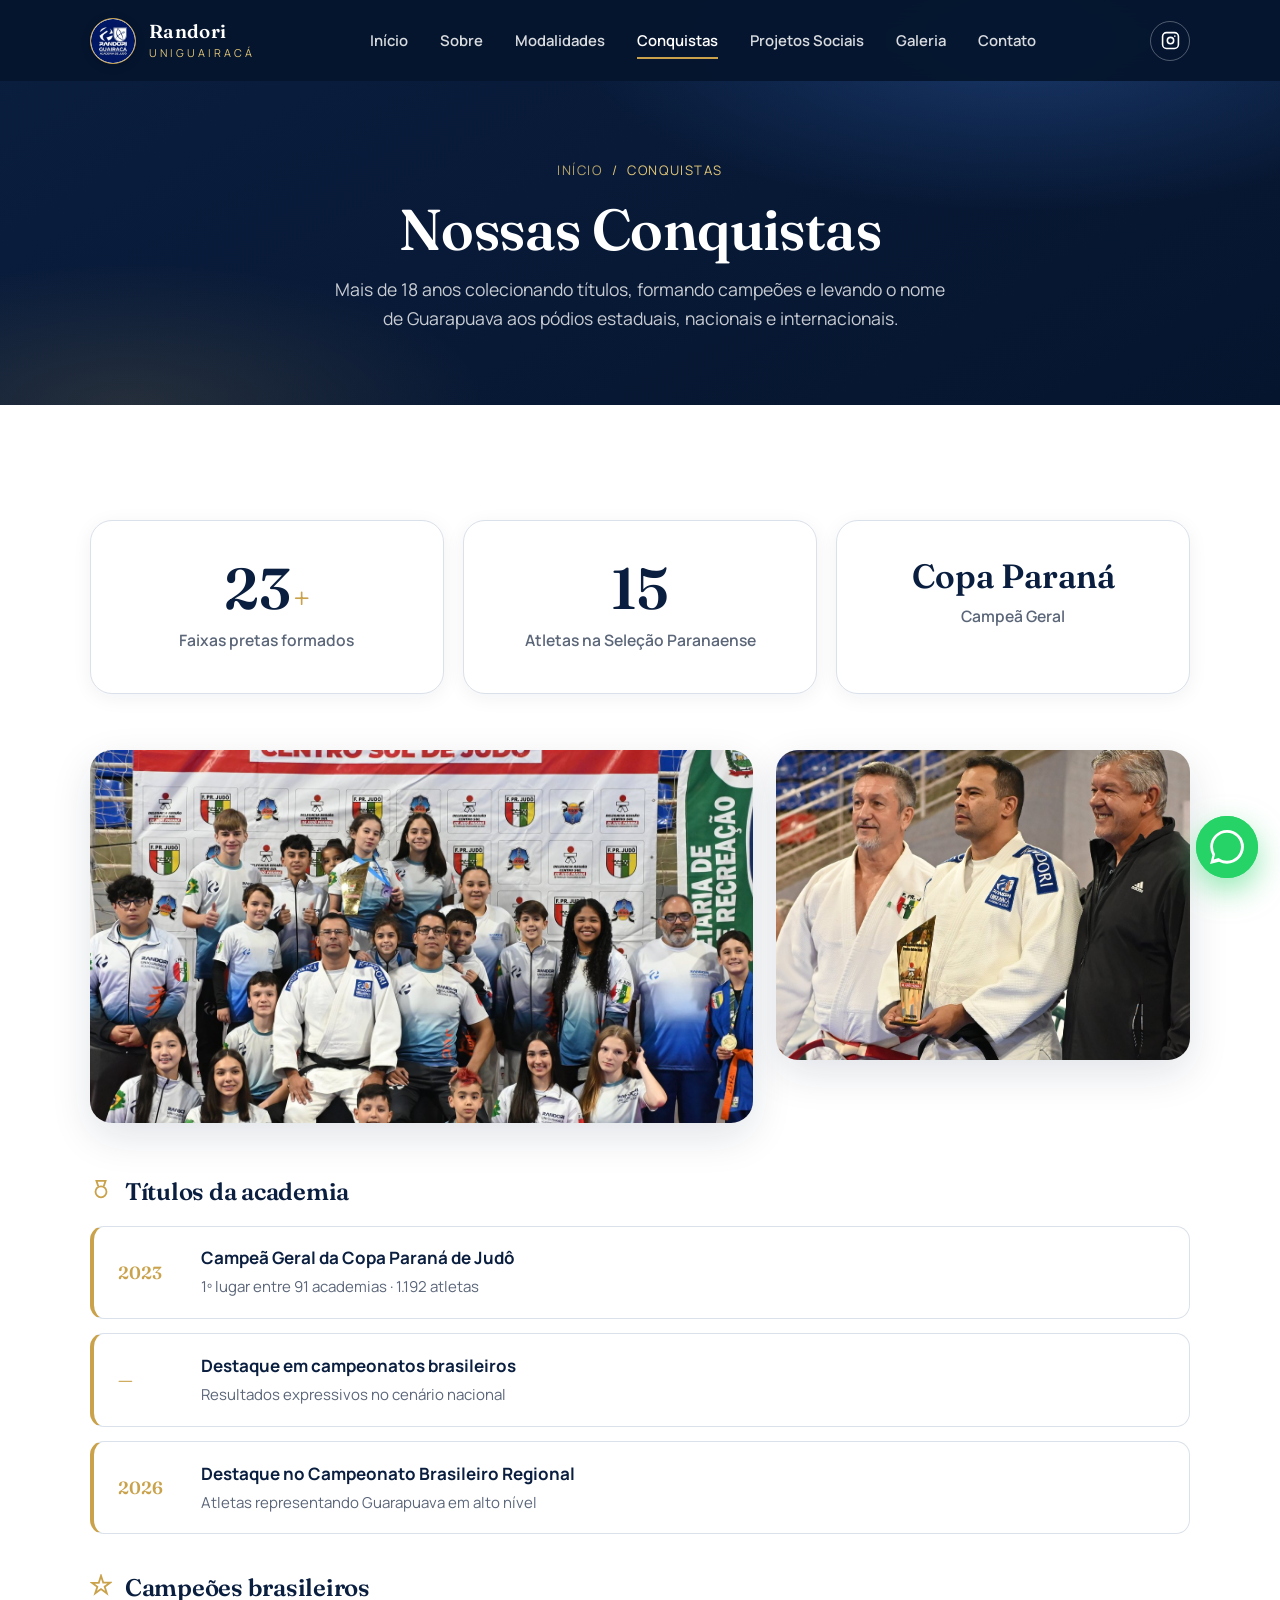
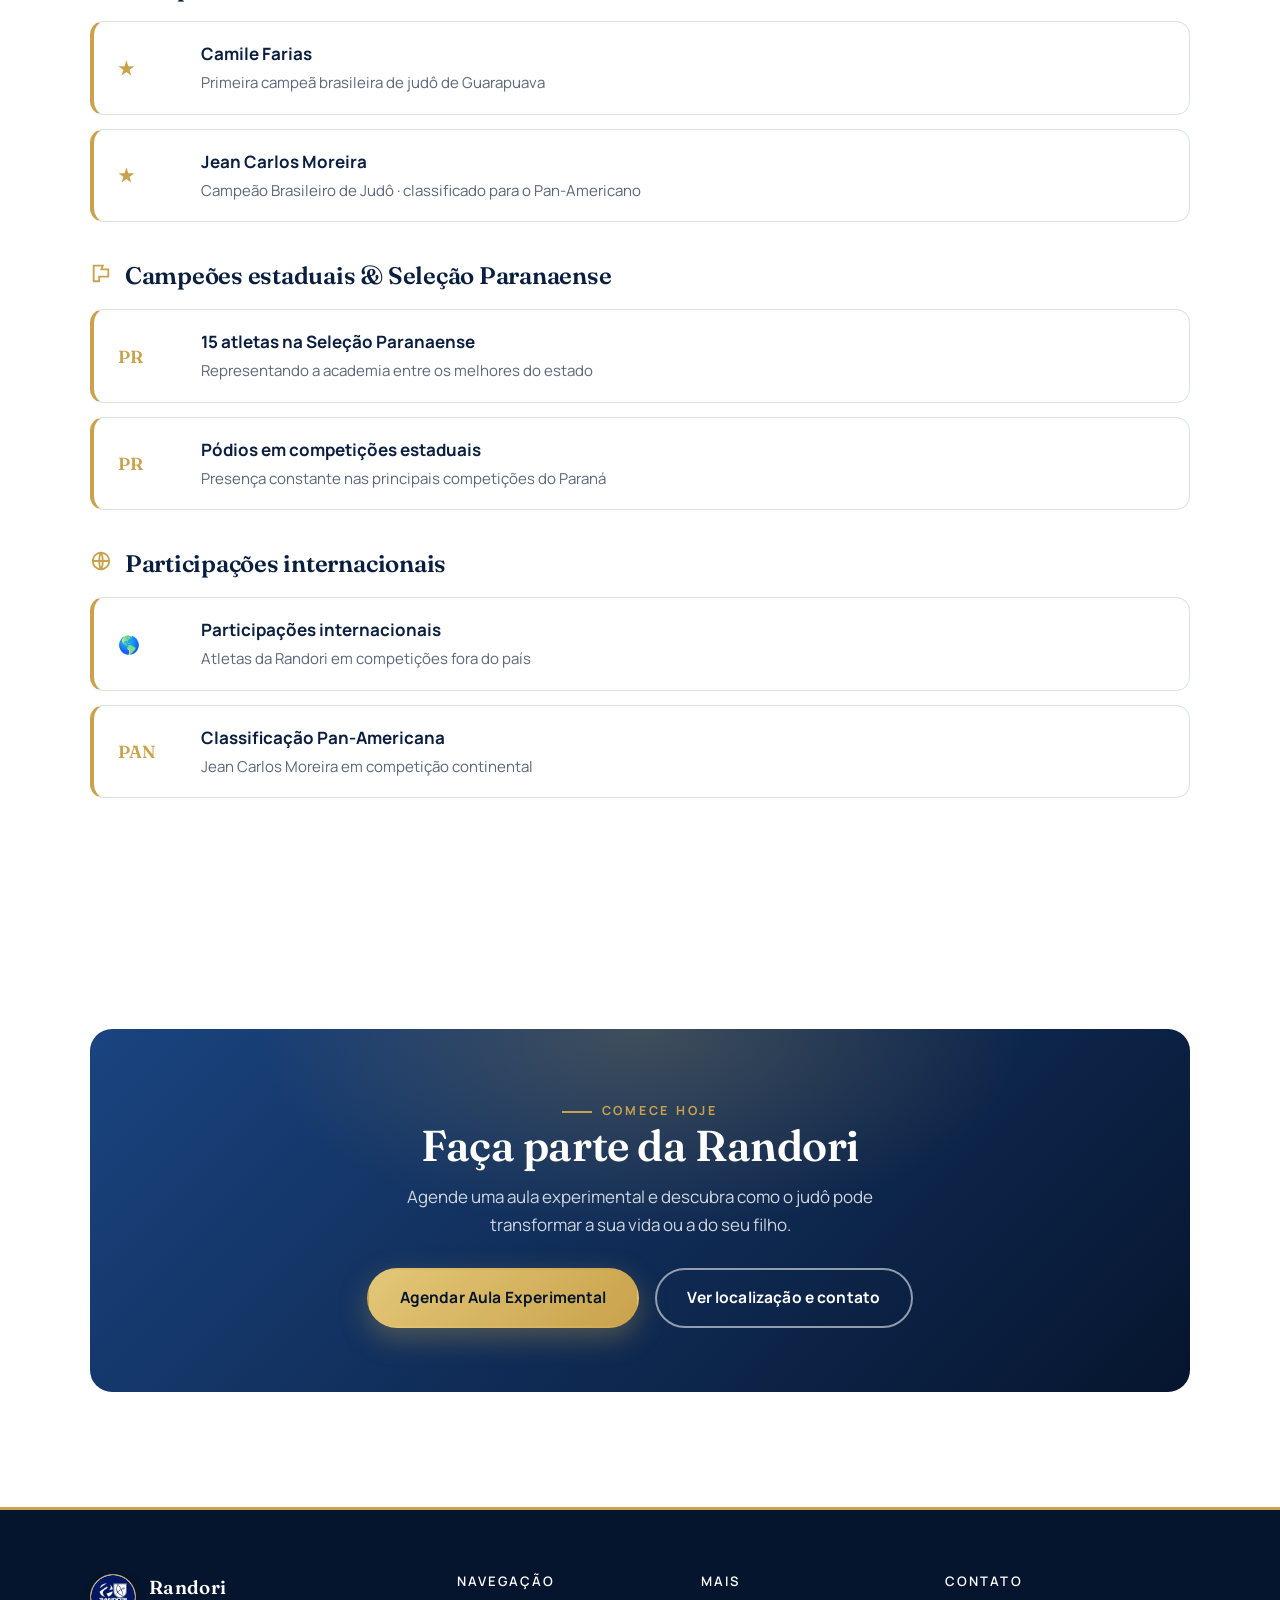
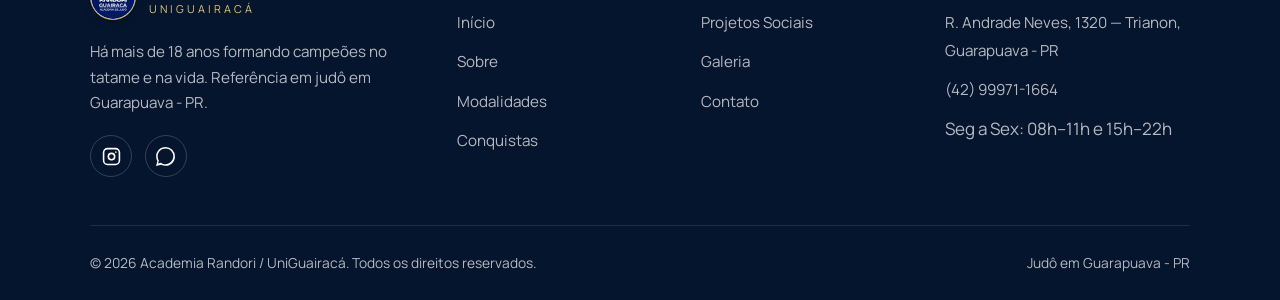
<file: conquistas.html>
<!DOCTYPE html>
<html lang="pt-BR">
<head>
  <meta charset="UTF-8">
  <meta name="viewport" content="width=device-width, initial-scale=1.0">
  <title>Conquistas | Academia Randori - Judô em Guarapuava</title>
  <link rel="icon" type="image/png" href="assets/img/favicon.png">
  <meta name="description" content="Títulos, campeões brasileiros, atletas da Seleção Paranaense e participações internacionais da Academia Randori de Judô em Guarapuava.">
  <meta name="robots" content="index, follow">
  <link rel="canonical" href="https://SEU-USUARIO.github.io/randori/conquistas.html">
  <meta property="og:type" content="website">
  <meta property="og:title" content="Conquistas | Academia Randori - Judô em Guarapuava">
  <meta property="og:description" content="Títulos, campeões brasileiros, atletas da Seleção Paranaense e participações internacionais da Academia Randori de Judô em Guarapuava.">
  <meta property="og:image" content="assets/img/og-image.jpg">
  <meta property="og:locale" content="pt_BR">
  <link rel="icon" type="image/svg+xml" href="assets/img/og-image.jpg">
  <link rel="preconnect" href="https://fonts.googleapis.com">
  <link rel="preconnect" href="https://fonts.gstatic.com" crossorigin>
  <link href="https://fonts.googleapis.com/css2?family=Fraunces:ital,opsz,wght@0,9..144,400;0,9..144,500;0,9..144,600;1,9..144,500&family=Manrope:wght@400;500;600;700;800&display=swap" rel="stylesheet">
  <link rel="stylesheet" href="assets/css/style.css">
</head>
<body>
  <header class="site-header solid">
    <div class="container nav">
      <a href="index.html" class="brand" aria-label="Academia Randori - início">
        <span class="brand-mark"><img src="assets/img/logo-randori.png" alt="Logo Academia Randori UniGuairacá" width="46" height="46"></span>
        <span class="brand-text"><strong>Randori</strong><span>UniGuairacá</span></span>
      </a>
      <nav class="nav-links" aria-label="Menu principal">
        <a href="index.html">Início</a>
        <a href="index.html#sobre">Sobre</a>
        <a href="index.html#modalidades">Modalidades</a>
        <a href="conquistas.html" class="active">Conquistas</a>
        <a href="projetos-sociais.html">Projetos Sociais</a>
        <a href="galeria.html">Galeria</a>
        <a href="contato.html">Contato</a>
      </nav>
      <div class="nav-actions">
        <a class="nav-ig" href="https://www.instagram.com/academia.randori.guairaca/" target="_blank" rel="noopener" aria-label="Instagram"><svg viewBox="0 0 24 24" fill="none" stroke="currentColor" stroke-width="2"><rect x="2" y="2" width="20" height="20" rx="5"></rect><circle cx="12" cy="12" r="4"></circle><circle cx="17.5" cy="6.5" r="1" fill="currentColor" stroke="none"></circle></svg></a>
        <button class="nav-toggle" aria-label="Abrir menu" aria-expanded="false"><span></span><span></span><span></span></button>
      </div>
    </div>
  </header>
  <section class="page-hero">
    <div class="container">
      <div class="breadcrumb reveal"><a href="index.html">Início</a> &nbsp;/&nbsp; Conquistas</div>
      <h1 class="reveal d1">Nossas Conquistas</h1>
      <p class="reveal d2">Mais de 18 anos colecionando títulos, formando campeões e levando o nome de Guarapuava aos pódios estaduais, nacionais e internacionais.</p>
    </div>
  </section>

  <section class="section">
    <div class="container">
      <!-- Resumo em números -->
      <div class="stats reveal" style="margin-bottom:3.5rem">
        <div class="stat-card"><div class="stat-num"><span data-count="23">0</span><span class="suffix">+</span></div><div class="stat-label">Faixas pretas formados</div></div>
        <div class="stat-card"><div class="stat-num"><span data-count="15">0</span></div><div class="stat-label">Atletas na Seleção Paranaense</div></div>
        <div class="stat-card"><div class="stat-num text-gold" style="font-size:clamp(1.5rem,3vw,2.1rem)">Copa Paraná</div><div class="stat-label">Campeã Geral</div></div>
      </div>

      <!-- Registros das conquistas -->
      <div class="cards-grid" style="grid-template-columns:1.6fr 1fr;margin-bottom:3.5rem">
        <div class="split-media reveal" style="aspect-ratio:16/9"><img src="assets/img/equipe.jpg" alt="Equipe da Academia Randori no Torneio Regional Centro-Sul de Judô" loading="lazy"></div>
        <div class="split-media reveal d1" style="aspect-ratio:4/3"><img src="assets/img/premiacao.jpg" alt="Premiação da Delegacia Centro-Sul de Judô" loading="lazy"></div>
      </div>

      <div class="achv-section">
        <div class="achv-block reveal">
          <h3><span class="pin"><svg width="22" height="22" viewBox="0 0 24 24" fill="none" stroke="currentColor" stroke-width="2"><circle cx="12" cy="14" r="6"/><path d="M9 8 7 2h10l-2 6"/></svg></span> Títulos da academia</h3>
          <div class="achv-list">
        <div class="achv-row reveal"><span class="yr">2023</span><span class="desc"><strong>Campeã Geral da Copa Paraná de Judô</strong><span>1º lugar entre 91 academias · 1.192 atletas</span></span></div>
        <div class="achv-row reveal"><span class="yr">—</span><span class="desc"><strong>Destaque em campeonatos brasileiros</strong><span>Resultados expressivos no cenário nacional</span></span></div>
        <div class="achv-row reveal"><span class="yr">2026</span><span class="desc"><strong>Destaque no Campeonato Brasileiro Regional</strong><span>Atletas representando Guarapuava em alto nível</span></span></div>
          </div>
        </div>

        <div class="achv-block reveal">
          <h3><span class="pin"><svg width="22" height="22" viewBox="0 0 24 24" fill="none" stroke="currentColor" stroke-width="2"><path d="M12 2l2.4 7.4H22l-6 4.4 2.3 7.2-6.3-4.6L5.7 21 8 14 2 9.6h7.6z"/></svg></span> Campeões brasileiros</h3>
          <div class="achv-list">
        <div class="achv-row reveal"><span class="yr">★</span><span class="desc"><strong>Camile Farias</strong><span>Primeira campeã brasileira de judô de Guarapuava</span></span></div>
        <div class="achv-row reveal"><span class="yr">★</span><span class="desc"><strong>Jean Carlos Moreira</strong><span>Campeão Brasileiro de Judô · classificado para o Pan-Americano</span></span></div>
          </div>
        </div>

        <div class="achv-block reveal">
          <h3><span class="pin"><svg width="22" height="22" viewBox="0 0 24 24" fill="none" stroke="currentColor" stroke-width="2"><path d="M4 21V4h10l-1.5 4H20v8H10v5z"/></svg></span> Campeões estaduais &amp; Seleção Paranaense</h3>
          <div class="achv-list">
        <div class="achv-row reveal"><span class="yr">PR</span><span class="desc"><strong>15 atletas na Seleção Paranaense</strong><span>Representando a academia entre os melhores do estado</span></span></div>
        <div class="achv-row reveal"><span class="yr">PR</span><span class="desc"><strong>Pódios em competições estaduais</strong><span>Presença constante nas principais competições do Paraná</span></span></div>
          </div>
        </div>

        <div class="achv-block reveal">
          <h3><span class="pin"><svg width="22" height="22" viewBox="0 0 24 24" fill="none" stroke="currentColor" stroke-width="2"><circle cx="12" cy="12" r="9"/><path d="M3 12h18M12 3c2.5 3 2.5 15 0 18M12 3c-2.5 3-2.5 15 0 18"/></svg></span> Participações internacionais</h3>
          <div class="achv-list">
        <div class="achv-row reveal"><span class="yr">🌎</span><span class="desc"><strong>Participações internacionais</strong><span>Atletas da Randori em competições fora do país</span></span></div>
        <div class="achv-row reveal"><span class="yr">PAN</span><span class="desc"><strong>Classificação Pan-Americana</strong><span>Jean Carlos Moreira em competição continental</span></span></div>
          </div>
        </div>
      </div>
    </div>
  </section>

  <section class="section">
    <div class="container">
      <div class="cta-band reveal">
        <span class="eyebrow" style="justify-content:center">Comece hoje</span>
        <h2>Faça parte da Randori</h2>
        <p>Agende uma aula experimental e descubra como o judô pode transformar a sua vida ou a do seu filho.</p>
        <div class="hero-cta">
          <a class="btn btn-gold" href="https://wa.me/5542999711664?text=Ol%C3%A1!%20Visitei%20o%20site%20da%20Academia%20Randori%20e%20gostaria%20de%20obter%20mais%20informa%C3%A7%C3%B5es%20sobre%20as%20aulas." target="_blank" rel="noopener">Agendar Aula Experimental</a>
          <a class="btn btn-outline" href="contato.html">Ver localização e contato</a>
        </div>
      </div>
    </div>
  </section>
  <footer class="site-footer">
    <div class="container">
      <div class="footer-grid">
        <div class="footer-brand">
          <a href="index.html" class="brand">
            <span class="brand-mark"><img src="assets/img/logo-randori.png" alt="Logo Academia Randori UniGuairacá" width="46" height="46"></span>
            <span class="brand-text"><strong>Randori</strong><span>UniGuairacá</span></span>
          </a>
          <p>Há mais de 18 anos formando campeões no tatame e na vida. Referência em judô em Guarapuava - PR.</p>
          <div class="footer-social">
            <a href="https://www.instagram.com/academia.randori.guairaca/" target="_blank" rel="noopener" aria-label="Instagram"><svg viewBox="0 0 24 24" fill="none" stroke="currentColor" stroke-width="2"><rect x="2" y="2" width="20" height="20" rx="5"></rect><circle cx="12" cy="12" r="4"></circle><circle cx="17.5" cy="6.5" r="1" fill="currentColor" stroke="none"></circle></svg></a>
            <a href="https://wa.me/5542999711664" target="_blank" rel="noopener" aria-label="WhatsApp"><svg viewBox="0 0 24 24" fill="currentColor"><path d="M.057 24l1.687-6.163a11.867 11.867 0 0 1-1.587-5.946C.16 5.335 5.495 0 12.05 0a11.817 11.817 0 0 1 8.413 3.488 11.824 11.824 0 0 1 3.48 8.414c-.003 6.557-5.338 11.892-11.893 11.892a11.9 11.9 0 0 1-5.688-1.448L.057 24zM6.597 20.13c1.676.995 3.276 1.591 5.392 1.592 5.448 0 9.886-4.434 9.889-9.885.002-5.462-4.415-9.89-9.881-9.892-5.452 0-9.887 4.434-9.889 9.884a9.86 9.86 0 0 0 1.51 5.26l-.999 3.648 3.477-.911z"/></svg></a>
          </div>
        </div>
        <div class="footer-col">
          <h4>Navegação</h4>
          <ul>
            <li><a href="index.html">Início</a></li>
            <li><a href="index.html#sobre">Sobre</a></li>
            <li><a href="index.html#modalidades">Modalidades</a></li>
            <li><a href="conquistas.html">Conquistas</a></li>
          </ul>
        </div>
        <div class="footer-col">
          <h4>Mais</h4>
          <ul>
            <li><a href="projetos-sociais.html">Projetos Sociais</a></li>
            <li><a href="galeria.html">Galeria</a></li>
            <li><a href="contato.html">Contato</a></li>
          </ul>
        </div>
        <div class="footer-col">
          <h4>Contato</h4>
          <ul>
            <li><a href="https://maps.google.com/?q=R.+Andrade+Neves,+1320,+Trianon,+Guarapuava+-+PR" target="_blank" rel="noopener">R. Andrade Neves, 1320 — Trianon, Guarapuava - PR</a></li>
            <li><a href="tel:+5542999711664">(42) 99971-1664</a></li>
            <li>Seg a Sex: 08h–11h e 15h–22h</li>
          </ul>
        </div>
      </div>
      <div class="footer-bottom">
        <span>© <span id="year"></span> Academia Randori / UniGuairacá. Todos os direitos reservados.</span>
        <span>Judô em Guarapuava - PR</span>
      </div>
    </div>
  </footer>

  <a class="wa-float" href="https://wa.me/5542999711664?text=Ol%C3%A1!%20Visitei%20o%20site%20da%20Academia%20Randori%20e%20gostaria%20de%20obter%20mais%20informa%C3%A7%C3%B5es%20sobre%20as%20aulas." target="_blank" rel="noopener" aria-label="Falar no WhatsApp">
    <span class="wa-tip">Fale conosco no WhatsApp</span>
    <svg viewBox="0 0 24 24" fill="currentColor"><path d="M.057 24l1.687-6.163a11.867 11.867 0 0 1-1.587-5.946C.16 5.335 5.495 0 12.05 0a11.817 11.817 0 0 1 8.413 3.488 11.824 11.824 0 0 1 3.48 8.414c-.003 6.557-5.338 11.892-11.893 11.892a11.9 11.9 0 0 1-5.688-1.448L.057 24zM6.597 20.13c1.676.995 3.276 1.591 5.392 1.592 5.448 0 9.886-4.434 9.889-9.885.002-5.462-4.415-9.89-9.881-9.892-5.452 0-9.887 4.434-9.889 9.884a9.86 9.86 0 0 0 1.51 5.26l-.999 3.648 3.477-.911z"/></svg>
  </a>

  <script src="assets/js/main.js"></script>
  <script>document.getElementById("year").textContent = new Date().getFullYear();</script>
</body>
</html>
</file>
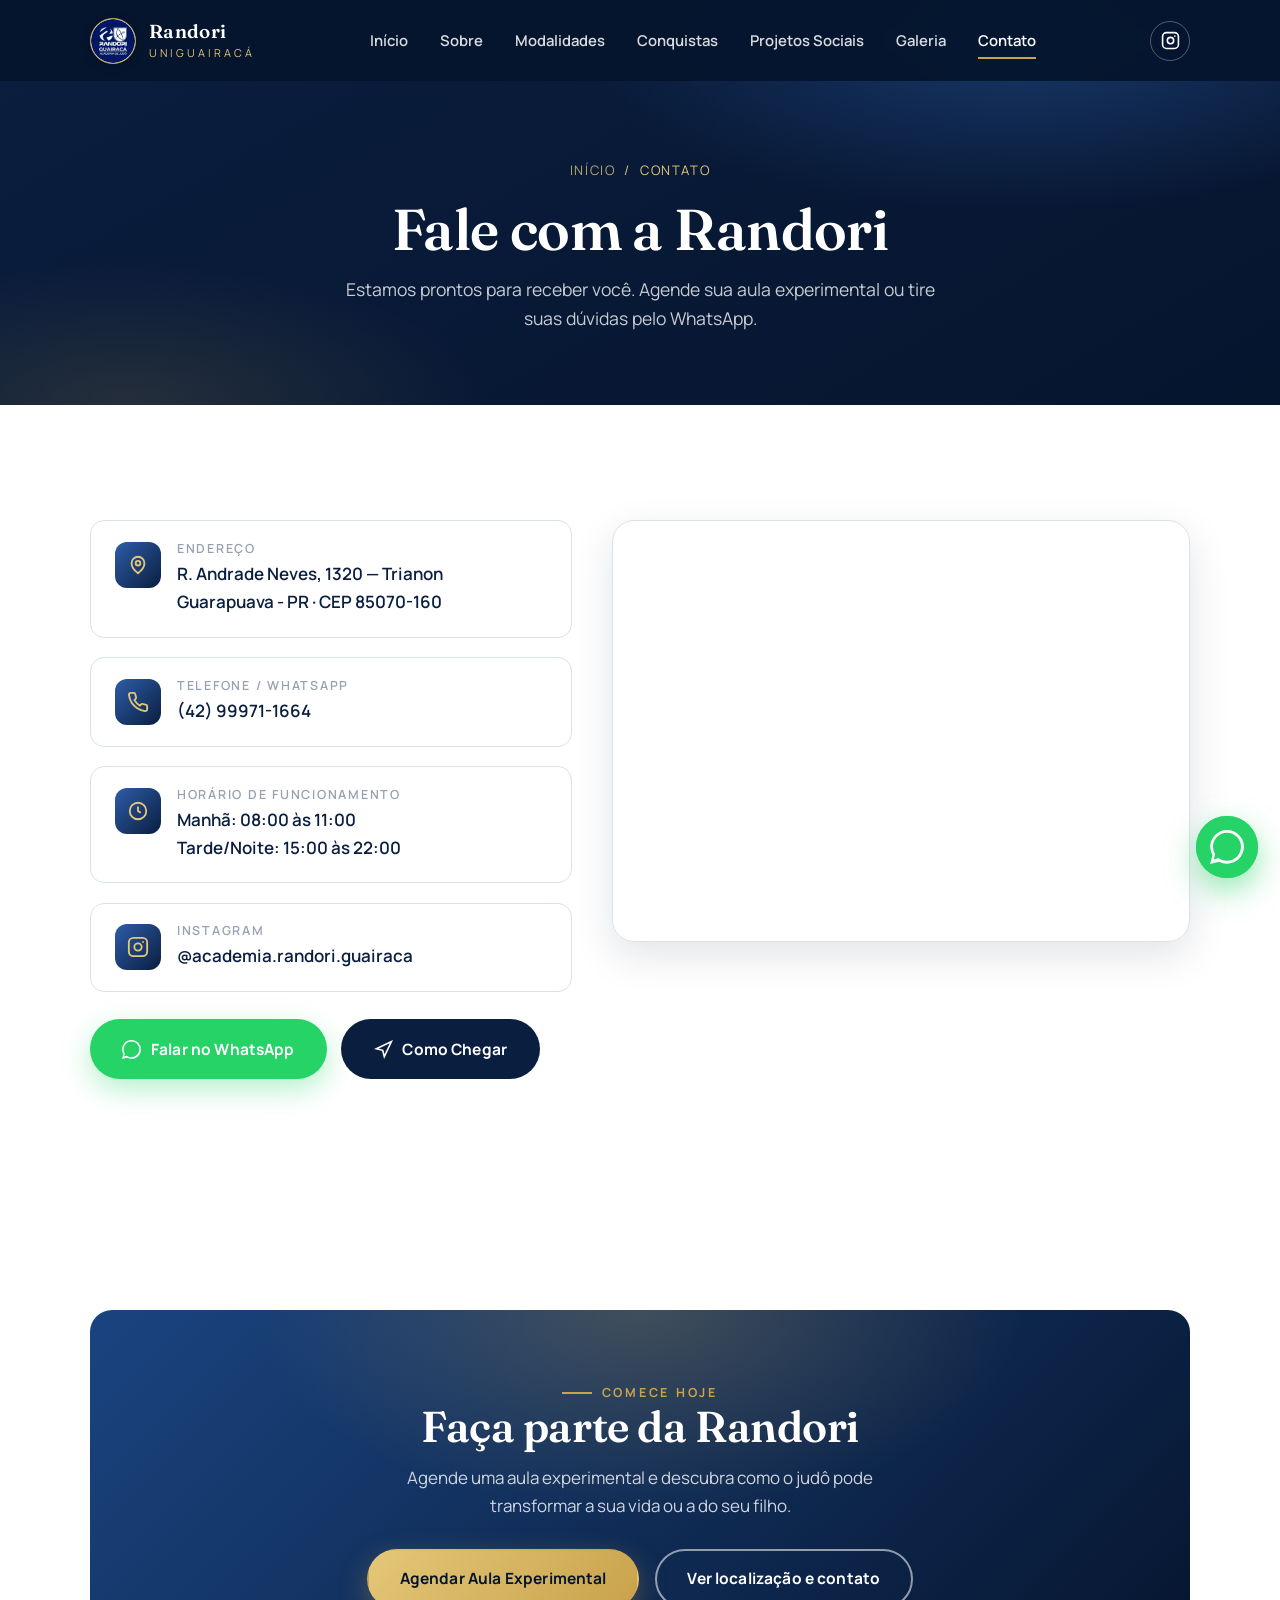
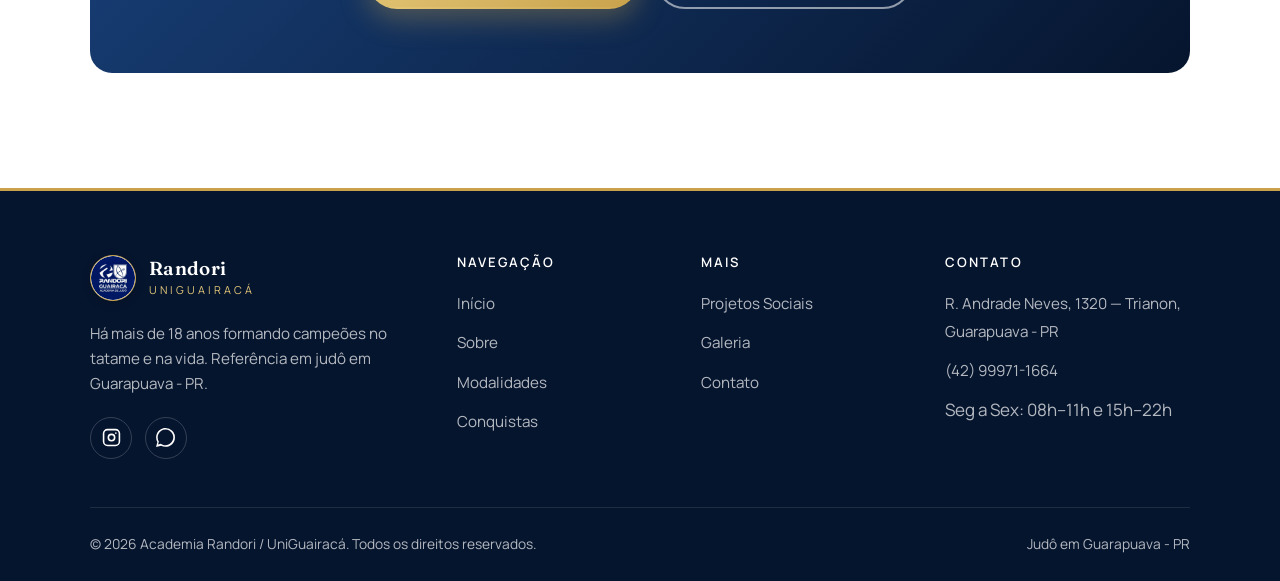
<file: contato.html>
<!DOCTYPE html>
<html lang="pt-BR">
<head>
  <meta charset="UTF-8">
  <meta name="viewport" content="width=device-width, initial-scale=1.0">
  <title>Contato | Academia Randori - Judô em Guarapuava</title>
  <link rel="icon" type="image/png" href="assets/img/favicon.png">
  <meta name="description" content="Entre em contato com a Academia Randori de Judô em Guarapuava - PR. Endereço, telefone, WhatsApp, horários e localização no mapa.">
  <meta name="robots" content="index, follow">
  <link rel="canonical" href="https://SEU-USUARIO.github.io/randori/contato.html">
  <meta property="og:type" content="website">
  <meta property="og:title" content="Contato | Academia Randori - Judô em Guarapuava">
  <meta property="og:description" content="Entre em contato com a Academia Randori de Judô em Guarapuava - PR. Endereço, telefone, WhatsApp, horários e localização no mapa.">
  <meta property="og:image" content="assets/img/og-image.jpg">
  <meta property="og:locale" content="pt_BR">
  <link rel="icon" type="image/svg+xml" href="assets/img/og-image.jpg">
  <link rel="preconnect" href="https://fonts.googleapis.com">
  <link rel="preconnect" href="https://fonts.gstatic.com" crossorigin>
  <link href="https://fonts.googleapis.com/css2?family=Fraunces:ital,opsz,wght@0,9..144,400;0,9..144,500;0,9..144,600;1,9..144,500&family=Manrope:wght@400;500;600;700;800&display=swap" rel="stylesheet">
  <link rel="stylesheet" href="assets/css/style.css">
</head>
<body>
  <header class="site-header solid">
    <div class="container nav">
      <a href="index.html" class="brand" aria-label="Academia Randori - início">
        <span class="brand-mark"><img src="assets/img/logo-randori.png" alt="Logo Academia Randori UniGuairacá" width="46" height="46"></span>
        <span class="brand-text"><strong>Randori</strong><span>UniGuairacá</span></span>
      </a>
      <nav class="nav-links" aria-label="Menu principal">
        <a href="index.html">Início</a>
        <a href="index.html#sobre">Sobre</a>
        <a href="index.html#modalidades">Modalidades</a>
        <a href="conquistas.html">Conquistas</a>
        <a href="projetos-sociais.html">Projetos Sociais</a>
        <a href="galeria.html">Galeria</a>
        <a href="contato.html" class="active">Contato</a>
      </nav>
      <div class="nav-actions">
        <a class="nav-ig" href="https://www.instagram.com/academia.randori.guairaca/" target="_blank" rel="noopener" aria-label="Instagram"><svg viewBox="0 0 24 24" fill="none" stroke="currentColor" stroke-width="2"><rect x="2" y="2" width="20" height="20" rx="5"></rect><circle cx="12" cy="12" r="4"></circle><circle cx="17.5" cy="6.5" r="1" fill="currentColor" stroke="none"></circle></svg></a>
        <button class="nav-toggle" aria-label="Abrir menu" aria-expanded="false"><span></span><span></span><span></span></button>
      </div>
    </div>
  </header>
  <section class="page-hero">
    <div class="container">
      <div class="breadcrumb reveal"><a href="index.html">Início</a> &nbsp;/&nbsp; Contato</div>
      <h1 class="reveal d1">Fale com a Randori</h1>
      <p class="reveal d2">Estamos prontos para receber você. Agende sua aula experimental ou tire suas dúvidas pelo WhatsApp.</p>
    </div>
  </section>

  <section class="section">
    <div class="container contact-grid">
      <div class="contact-info">
        <div class="contact-row reveal">
          <span class="ic"><svg viewBox="0 0 24 24" fill="none" stroke="currentColor" stroke-width="2"><path d="M12 21s-7-5.5-7-11a7 7 0 0 1 14 0c0 5.5-7 11-7 11z"/><circle cx="12" cy="10" r="2.5"/></svg></span>
          <div><h4>Endereço</h4><p>R. Andrade Neves, 1320 — Trianon<br>Guarapuava - PR · CEP 85070-160</p></div>
        </div>
        <div class="contact-row reveal d1">
          <span class="ic"><svg viewBox="0 0 24 24" fill="none" stroke="currentColor" stroke-width="2"><path d="M22 16.92v3a2 2 0 0 1-2.18 2 19.8 19.8 0 0 1-8.63-3.07 19.5 19.5 0 0 1-6-6 19.8 19.8 0 0 1-3.07-8.67A2 2 0 0 1 4.11 2h3a2 2 0 0 1 2 1.72c.13.96.36 1.9.7 2.81a2 2 0 0 1-.45 2.11L8.09 9.91a16 16 0 0 0 6 6l1.27-1.27a2 2 0 0 1 2.11-.45c.91.34 1.85.57 2.81.7A2 2 0 0 1 22 16.92z"/></svg></span>
          <div><h4>Telefone / WhatsApp</h4><p><a href="tel:+5542999711664">(42) 99971-1664</a></p></div>
        </div>
        <div class="contact-row reveal">
          <span class="ic"><svg viewBox="0 0 24 24" fill="none" stroke="currentColor" stroke-width="2"><circle cx="12" cy="12" r="9"/><path d="M12 7v5l3 2"/></svg></span>
          <div><h4>Horário de funcionamento</h4><p>Manhã: 08:00 às 11:00<br>Tarde/Noite: 15:00 às 22:00</p></div>
        </div>
        <div class="contact-row reveal d1">
          <span class="ic"><svg viewBox="0 0 24 24" fill="none" stroke="currentColor" stroke-width="2"><rect x="2" y="2" width="20" height="20" rx="5"></rect><circle cx="12" cy="12" r="4"></circle><circle cx="17.5" cy="6.5" r="1" fill="currentColor" stroke="none"></circle></svg></span>
          <div><h4>Instagram</h4><p><a href="https://www.instagram.com/academia.randori.guairaca/" target="_blank" rel="noopener">@academia.randori.guairaca</a></p></div>
        </div>

        <div style="display:flex;gap:.9rem;flex-wrap:wrap;margin-top:.5rem" class="reveal">
          <a class="btn btn-whatsapp" href="https://wa.me/5542999711664?text=Ol%C3%A1!%20Visitei%20o%20site%20da%20Academia%20Randori%20e%20gostaria%20de%20obter%20mais%20informa%C3%A7%C3%B5es%20sobre%20as%20aulas." target="_blank" rel="noopener"><svg viewBox="0 0 24 24" fill="currentColor"><path d="M.057 24l1.687-6.163a11.867 11.867 0 0 1-1.587-5.946C.16 5.335 5.495 0 12.05 0a11.817 11.817 0 0 1 8.413 3.488 11.824 11.824 0 0 1 3.48 8.414c-.003 6.557-5.338 11.892-11.893 11.892a11.9 11.9 0 0 1-5.688-1.448L.057 24zM6.597 20.13c1.676.995 3.276 1.591 5.392 1.592 5.448 0 9.886-4.434 9.889-9.885.002-5.462-4.415-9.89-9.881-9.892-5.452 0-9.887 4.434-9.889 9.884a9.86 9.86 0 0 0 1.51 5.26l-.999 3.648 3.477-.911z"/></svg> Falar no WhatsApp</a>
          <a class="btn btn-navy" href="https://www.google.com/maps/dir/?api=1&destination=R.+Andrade+Neves,+1320,+Trianon,+Guarapuava+-+PR,+85070-160" target="_blank" rel="noopener">
            <svg viewBox="0 0 24 24" fill="none" stroke="currentColor" stroke-width="2"><path d="M3 11l19-9-9 19-2-8-8-2z"/></svg>
            Como Chegar
          </a>
        </div>
      </div>

      <div class="map-wrap reveal d1">
        <iframe src="https://www.google.com/maps?q=R.+Andrade+Neves,+1320,+Trianon,+Guarapuava+-+PR,+85070-160&output=embed" loading="lazy" referrerpolicy="no-referrer-when-downgrade" title="Localização da Academia Randori no mapa" allowfullscreen></iframe>
      </div>
    </div>
  </section>

  <section class="section">
    <div class="container">
      <div class="cta-band reveal">
        <span class="eyebrow" style="justify-content:center">Comece hoje</span>
        <h2>Faça parte da Randori</h2>
        <p>Agende uma aula experimental e descubra como o judô pode transformar a sua vida ou a do seu filho.</p>
        <div class="hero-cta">
          <a class="btn btn-gold" href="https://wa.me/5542999711664?text=Ol%C3%A1!%20Visitei%20o%20site%20da%20Academia%20Randori%20e%20gostaria%20de%20obter%20mais%20informa%C3%A7%C3%B5es%20sobre%20as%20aulas." target="_blank" rel="noopener">Agendar Aula Experimental</a>
          <a class="btn btn-outline" href="contato.html">Ver localização e contato</a>
        </div>
      </div>
    </div>
  </section>
  <footer class="site-footer">
    <div class="container">
      <div class="footer-grid">
        <div class="footer-brand">
          <a href="index.html" class="brand">
            <span class="brand-mark"><img src="assets/img/logo-randori.png" alt="Logo Academia Randori UniGuairacá" width="46" height="46"></span>
            <span class="brand-text"><strong>Randori</strong><span>UniGuairacá</span></span>
          </a>
          <p>Há mais de 18 anos formando campeões no tatame e na vida. Referência em judô em Guarapuava - PR.</p>
          <div class="footer-social">
            <a href="https://www.instagram.com/academia.randori.guairaca/" target="_blank" rel="noopener" aria-label="Instagram"><svg viewBox="0 0 24 24" fill="none" stroke="currentColor" stroke-width="2"><rect x="2" y="2" width="20" height="20" rx="5"></rect><circle cx="12" cy="12" r="4"></circle><circle cx="17.5" cy="6.5" r="1" fill="currentColor" stroke="none"></circle></svg></a>
            <a href="https://wa.me/5542999711664" target="_blank" rel="noopener" aria-label="WhatsApp"><svg viewBox="0 0 24 24" fill="currentColor"><path d="M.057 24l1.687-6.163a11.867 11.867 0 0 1-1.587-5.946C.16 5.335 5.495 0 12.05 0a11.817 11.817 0 0 1 8.413 3.488 11.824 11.824 0 0 1 3.48 8.414c-.003 6.557-5.338 11.892-11.893 11.892a11.9 11.9 0 0 1-5.688-1.448L.057 24zM6.597 20.13c1.676.995 3.276 1.591 5.392 1.592 5.448 0 9.886-4.434 9.889-9.885.002-5.462-4.415-9.89-9.881-9.892-5.452 0-9.887 4.434-9.889 9.884a9.86 9.86 0 0 0 1.51 5.26l-.999 3.648 3.477-.911z"/></svg></a>
          </div>
        </div>
        <div class="footer-col">
          <h4>Navegação</h4>
          <ul>
            <li><a href="index.html">Início</a></li>
            <li><a href="index.html#sobre">Sobre</a></li>
            <li><a href="index.html#modalidades">Modalidades</a></li>
            <li><a href="conquistas.html">Conquistas</a></li>
          </ul>
        </div>
        <div class="footer-col">
          <h4>Mais</h4>
          <ul>
            <li><a href="projetos-sociais.html">Projetos Sociais</a></li>
            <li><a href="galeria.html">Galeria</a></li>
            <li><a href="contato.html">Contato</a></li>
          </ul>
        </div>
        <div class="footer-col">
          <h4>Contato</h4>
          <ul>
            <li><a href="https://maps.google.com/?q=R.+Andrade+Neves,+1320,+Trianon,+Guarapuava+-+PR" target="_blank" rel="noopener">R. Andrade Neves, 1320 — Trianon, Guarapuava - PR</a></li>
            <li><a href="tel:+5542999711664">(42) 99971-1664</a></li>
            <li>Seg a Sex: 08h–11h e 15h–22h</li>
          </ul>
        </div>
      </div>
      <div class="footer-bottom">
        <span>© <span id="year"></span> Academia Randori / UniGuairacá. Todos os direitos reservados.</span>
        <span>Judô em Guarapuava - PR</span>
      </div>
    </div>
  </footer>

  <a class="wa-float" href="https://wa.me/5542999711664?text=Ol%C3%A1!%20Visitei%20o%20site%20da%20Academia%20Randori%20e%20gostaria%20de%20obter%20mais%20informa%C3%A7%C3%B5es%20sobre%20as%20aulas." target="_blank" rel="noopener" aria-label="Falar no WhatsApp">
    <span class="wa-tip">Fale conosco no WhatsApp</span>
    <svg viewBox="0 0 24 24" fill="currentColor"><path d="M.057 24l1.687-6.163a11.867 11.867 0 0 1-1.587-5.946C.16 5.335 5.495 0 12.05 0a11.817 11.817 0 0 1 8.413 3.488 11.824 11.824 0 0 1 3.48 8.414c-.003 6.557-5.338 11.892-11.893 11.892a11.9 11.9 0 0 1-5.688-1.448L.057 24zM6.597 20.13c1.676.995 3.276 1.591 5.392 1.592 5.448 0 9.886-4.434 9.889-9.885.002-5.462-4.415-9.89-9.881-9.892-5.452 0-9.887 4.434-9.889 9.884a9.86 9.86 0 0 0 1.51 5.26l-.999 3.648 3.477-.911z"/></svg>
  </a>

  <script src="assets/js/main.js"></script>
  <script>document.getElementById("year").textContent = new Date().getFullYear();</script>
</body>
</html>
</file>
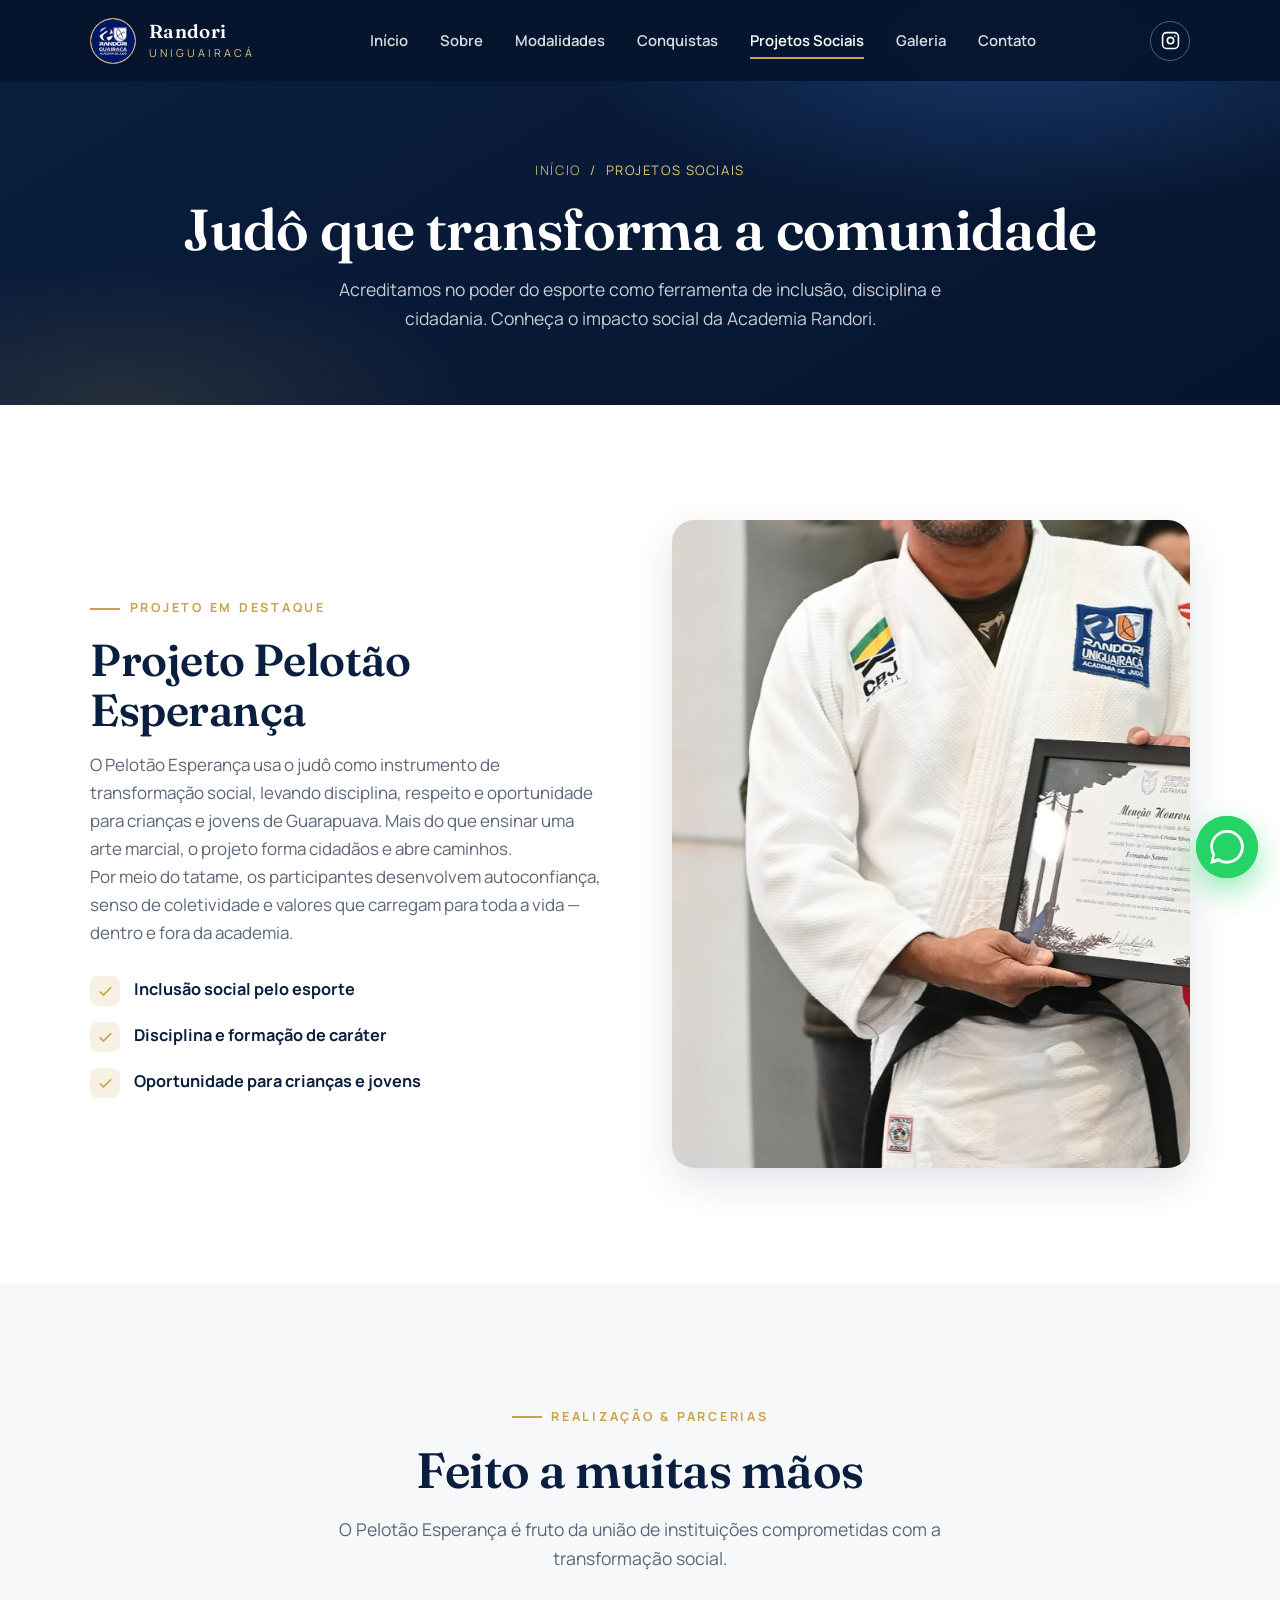
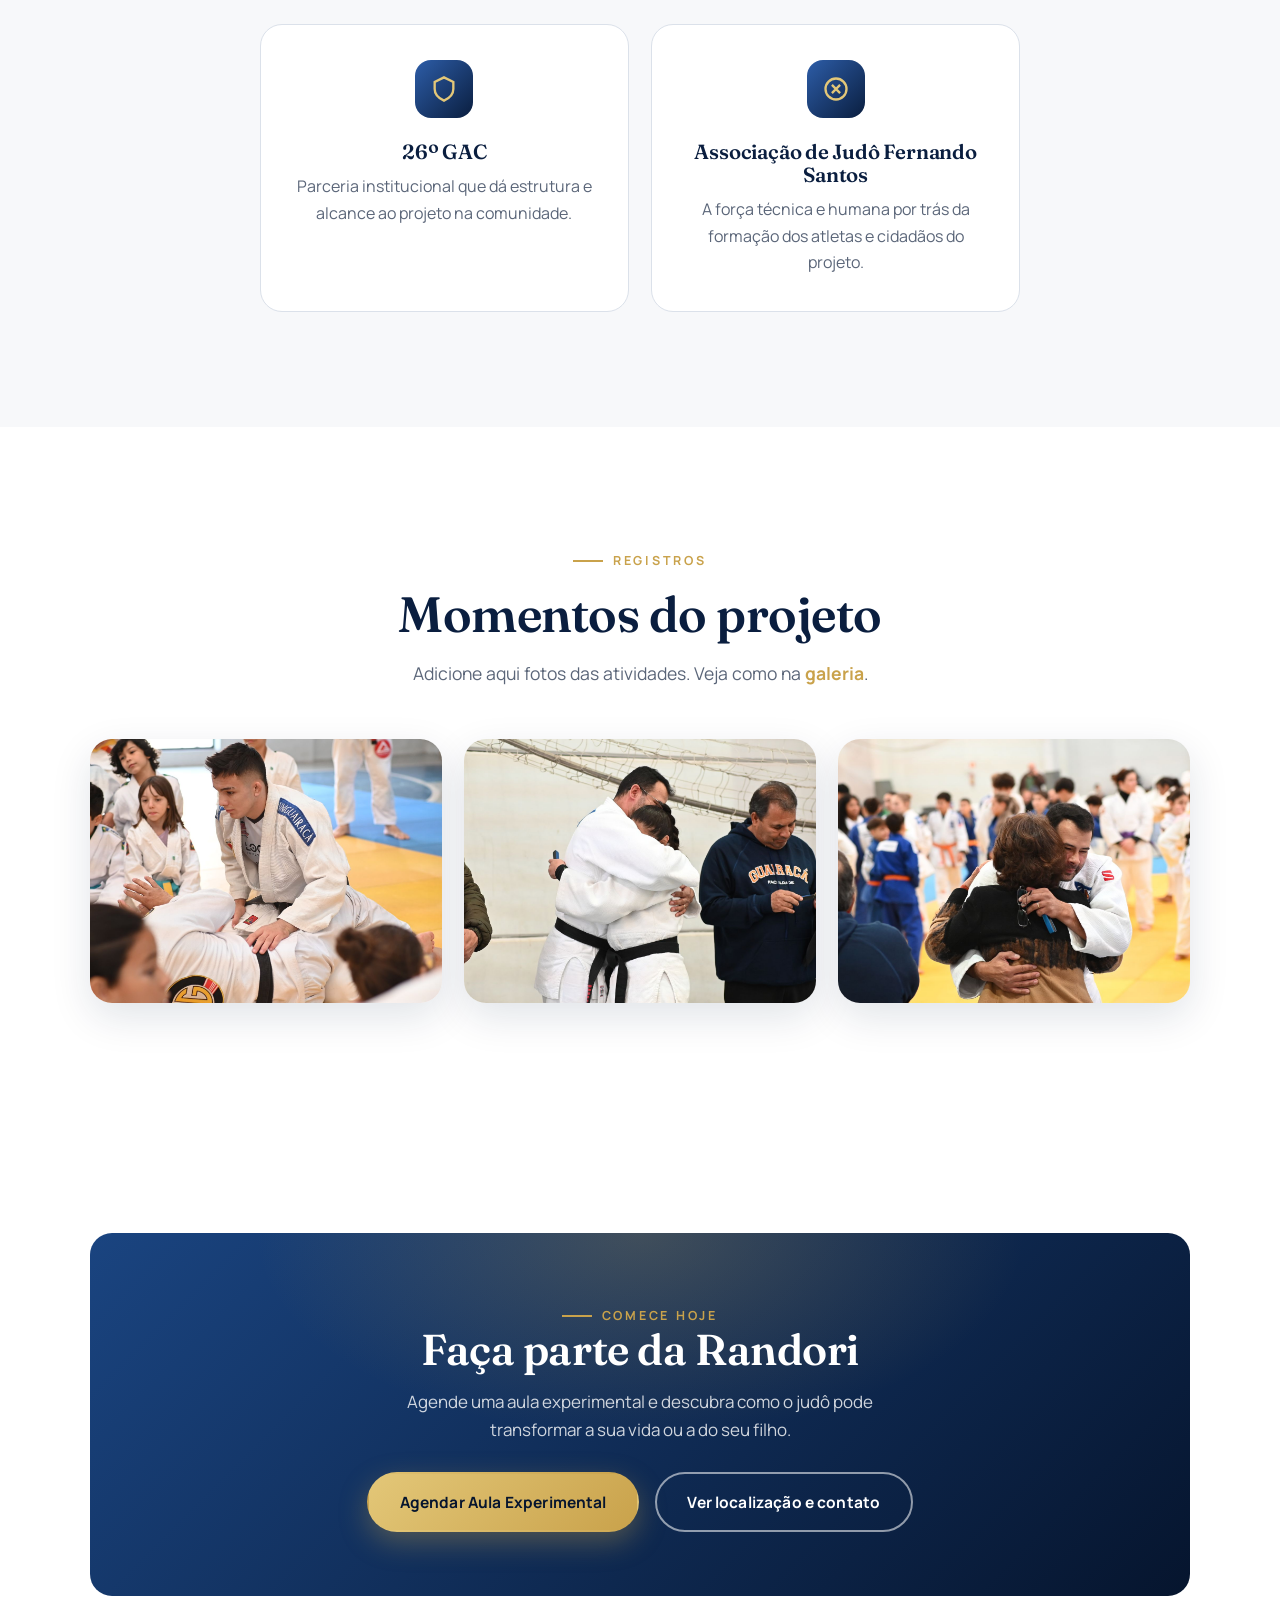
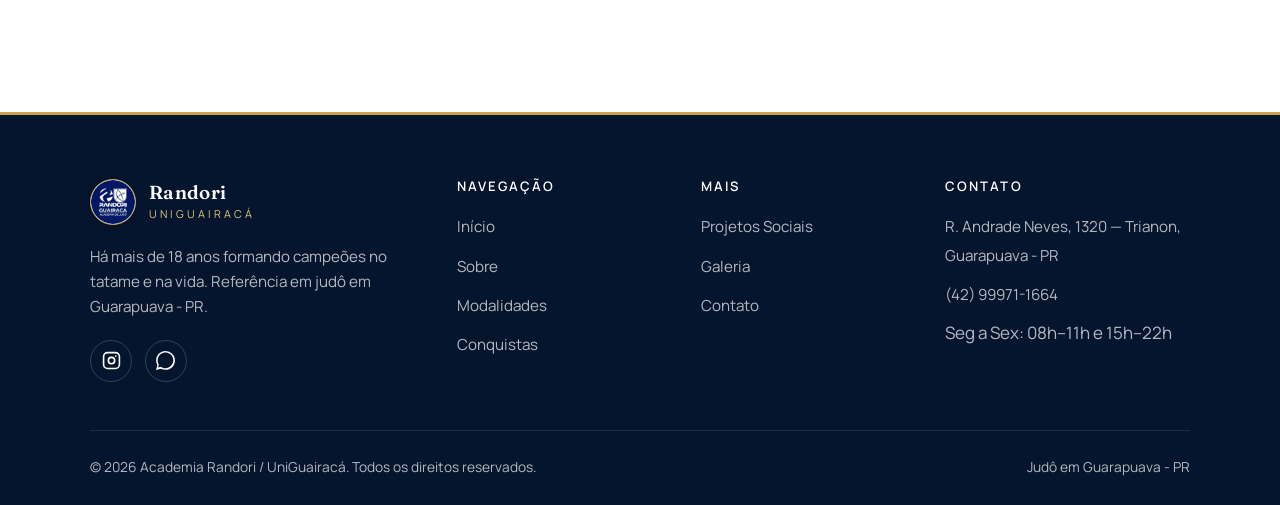
<file: projetos-sociais.html>
<!DOCTYPE html>
<html lang="pt-BR">
<head>
  <meta charset="UTF-8">
  <meta name="viewport" content="width=device-width, initial-scale=1.0">
  <title>Projetos Sociais | Academia Randori - Judô em Guarapuava</title>
  <link rel="icon" type="image/png" href="assets/img/favicon.png">
  <meta name="description" content="Projeto Pelotão Esperança: judô e cidadania em Guarapuava. Parceria entre a Academia Randori, o 26º GAC e a Associação de Judô Fernando Santos.">
  <meta name="robots" content="index, follow">
  <link rel="canonical" href="https://SEU-USUARIO.github.io/randori/projetos-sociais.html">
  <meta property="og:type" content="website">
  <meta property="og:title" content="Projetos Sociais | Academia Randori - Judô em Guarapuava">
  <meta property="og:description" content="Projeto Pelotão Esperança: judô e cidadania em Guarapuava. Parceria entre a Academia Randori, o 26º GAC e a Associação de Judô Fernando Santos.">
  <meta property="og:image" content="assets/img/og-image.jpg">
  <meta property="og:locale" content="pt_BR">
  <link rel="icon" type="image/svg+xml" href="assets/img/og-image.jpg">
  <link rel="preconnect" href="https://fonts.googleapis.com">
  <link rel="preconnect" href="https://fonts.gstatic.com" crossorigin>
  <link href="https://fonts.googleapis.com/css2?family=Fraunces:ital,opsz,wght@0,9..144,400;0,9..144,500;0,9..144,600;1,9..144,500&family=Manrope:wght@400;500;600;700;800&display=swap" rel="stylesheet">
  <link rel="stylesheet" href="assets/css/style.css">
</head>
<body>
  <header class="site-header solid">
    <div class="container nav">
      <a href="index.html" class="brand" aria-label="Academia Randori - início">
        <span class="brand-mark"><img src="assets/img/logo-randori.png" alt="Logo Academia Randori UniGuairacá" width="46" height="46"></span>
        <span class="brand-text"><strong>Randori</strong><span>UniGuairacá</span></span>
      </a>
      <nav class="nav-links" aria-label="Menu principal">
        <a href="index.html">Início</a>
        <a href="index.html#sobre">Sobre</a>
        <a href="index.html#modalidades">Modalidades</a>
        <a href="conquistas.html">Conquistas</a>
        <a href="projetos-sociais.html" class="active">Projetos Sociais</a>
        <a href="galeria.html">Galeria</a>
        <a href="contato.html">Contato</a>
      </nav>
      <div class="nav-actions">
        <a class="nav-ig" href="https://www.instagram.com/academia.randori.guairaca/" target="_blank" rel="noopener" aria-label="Instagram"><svg viewBox="0 0 24 24" fill="none" stroke="currentColor" stroke-width="2"><rect x="2" y="2" width="20" height="20" rx="5"></rect><circle cx="12" cy="12" r="4"></circle><circle cx="17.5" cy="6.5" r="1" fill="currentColor" stroke="none"></circle></svg></a>
        <button class="nav-toggle" aria-label="Abrir menu" aria-expanded="false"><span></span><span></span><span></span></button>
      </div>
    </div>
  </header>
  <section class="page-hero">
    <div class="container">
      <div class="breadcrumb reveal"><a href="index.html">Início</a> &nbsp;/&nbsp; Projetos Sociais</div>
      <h1 class="reveal d1">Judô que transforma a comunidade</h1>
      <p class="reveal d2">Acreditamos no poder do esporte como ferramenta de inclusão, disciplina e cidadania. Conheça o impacto social da Academia Randori.</p>
    </div>
  </section>

  <section class="section">
    <div class="container split">
      <div class="reveal">
        <span class="eyebrow">Projeto em destaque</span>
        <h2 style="margin:1rem 0;font-size:clamp(1.9rem,4vw,2.8rem)">Projeto Pelotão Esperança</h2>
        <p style="color:var(--gray-600)">O Pelotão Esperança usa o judô como instrumento de transformação social, levando disciplina, respeito e oportunidade para crianças e jovens de Guarapuava. Mais do que ensinar uma arte marcial, o projeto forma cidadãos e abre caminhos.</p>
        <p style="color:var(--gray-600)">Por meio do tatame, os participantes desenvolvem autoconfiança, senso de coletividade e valores que carregam para toda a vida — dentro e fora da academia.</p>
        <div style="margin:1.8rem 0 0">
          <div class="benefit" style="margin-bottom:1rem"><span class="check"><svg viewBox="0 0 24 24" fill="none" stroke="currentColor" stroke-width="2.4"><path d="M20 6 9 17l-5-5"/></svg></span><span><strong>Inclusão social pelo esporte</strong></span></div>
          <div class="benefit" style="margin-bottom:1rem"><span class="check"><svg viewBox="0 0 24 24" fill="none" stroke="currentColor" stroke-width="2.4"><path d="M20 6 9 17l-5-5"/></svg></span><span><strong>Disciplina e formação de caráter</strong></span></div>
          <div class="benefit"><span class="check"><svg viewBox="0 0 24 24" fill="none" stroke="currentColor" stroke-width="2.4"><path d="M20 6 9 17l-5-5"/></svg></span><span><strong>Oportunidade para crianças e jovens</strong></span></div>
        </div>
      </div>
      <div class="split-media reveal d1">
        <img src="assets/img/projeto-1.jpg" alt="Projeto Pelotão Esperança - judô e cidadania">
      </div>
    </div>
  </section>

  <!-- Parcerias -->
  <section class="section bg-cream">
    <div class="container">
      <div class="section-head center">
        <span class="eyebrow reveal">Realização &amp; Parcerias</span>
        <h2 class="reveal d1">Feito a muitas mãos</h2>
        <p class="reveal d2">O Pelotão Esperança é fruto da união de instituições comprometidas com a transformação social.</p>
      </div>
      <div class="cards-grid" style="grid-template-columns:repeat(2,1fr);max-width:760px;margin-inline:auto">
        <div class="feature reveal" style="text-align:center">
          <span class="icon" style="margin-inline:auto"><svg viewBox="0 0 24 24" fill="none" stroke="currentColor" stroke-width="2"><path d="M12 2 4 6v6c0 5 3.5 8 8 10 4.5-2 8-5 8-10V6z"/></svg></span>
          <h3>26º GAC</h3>
          <p>Parceria institucional que dá estrutura e alcance ao projeto na comunidade.</p>
        </div>
        <div class="feature reveal d1" style="text-align:center">
          <span class="icon" style="margin-inline:auto"><svg viewBox="0 0 24 24" fill="none" stroke="currentColor" stroke-width="2"><circle cx="12" cy="12" r="9"/><path d="M8.5 8.5 15.5 15.5M15.5 8.5 8.5 15.5"/></svg></span>
          <h3>Associação de Judô Fernando Santos</h3>
          <p>A força técnica e humana por trás da formação dos atletas e cidadãos do projeto.</p>
        </div>
      </div>
    </div>
  </section>

  <!-- Área para fotos do projeto -->
  <section class="section">
    <div class="container">
      <div class="section-head center">
        <span class="eyebrow reveal">Registros</span>
        <h2 class="reveal d1">Momentos do projeto</h2>
        <p class="reveal d2">Adicione aqui fotos das atividades. Veja como na <a href="galeria.html" style="color:var(--gold);font-weight:700">galeria</a>.</p>
      </div>
      <div class="cards-grid">
        <div class="split-media reveal" style="aspect-ratio:4/3"><img src="assets/galeria/projetos-sociais/projeto-social-06.jpg" alt="Atleta ensinando os mais novos" loading="lazy"></div>
        <div class="split-media reveal d1" style="aspect-ratio:4/3"><img src="assets/galeria/projetos-sociais/projeto-social-04.jpg" alt="Reconhecimento ao trabalho social" loading="lazy"></div>
        <div class="split-media reveal d2" style="aspect-ratio:4/3"><img src="assets/galeria/projetos-sociais/projeto-social-05.jpg" alt="Gratidão da comunidade" loading="lazy"></div>
      </div>
    </div>
  </section>

  <section class="section">
    <div class="container">
      <div class="cta-band reveal">
        <span class="eyebrow" style="justify-content:center">Comece hoje</span>
        <h2>Faça parte da Randori</h2>
        <p>Agende uma aula experimental e descubra como o judô pode transformar a sua vida ou a do seu filho.</p>
        <div class="hero-cta">
          <a class="btn btn-gold" href="https://wa.me/5542999711664?text=Ol%C3%A1!%20Visitei%20o%20site%20da%20Academia%20Randori%20e%20gostaria%20de%20obter%20mais%20informa%C3%A7%C3%B5es%20sobre%20as%20aulas." target="_blank" rel="noopener">Agendar Aula Experimental</a>
          <a class="btn btn-outline" href="contato.html">Ver localização e contato</a>
        </div>
      </div>
    </div>
  </section>
  <footer class="site-footer">
    <div class="container">
      <div class="footer-grid">
        <div class="footer-brand">
          <a href="index.html" class="brand">
            <span class="brand-mark"><img src="assets/img/logo-randori.png" alt="Logo Academia Randori UniGuairacá" width="46" height="46"></span>
            <span class="brand-text"><strong>Randori</strong><span>UniGuairacá</span></span>
          </a>
          <p>Há mais de 18 anos formando campeões no tatame e na vida. Referência em judô em Guarapuava - PR.</p>
          <div class="footer-social">
            <a href="https://www.instagram.com/academia.randori.guairaca/" target="_blank" rel="noopener" aria-label="Instagram"><svg viewBox="0 0 24 24" fill="none" stroke="currentColor" stroke-width="2"><rect x="2" y="2" width="20" height="20" rx="5"></rect><circle cx="12" cy="12" r="4"></circle><circle cx="17.5" cy="6.5" r="1" fill="currentColor" stroke="none"></circle></svg></a>
            <a href="https://wa.me/5542999711664" target="_blank" rel="noopener" aria-label="WhatsApp"><svg viewBox="0 0 24 24" fill="currentColor"><path d="M.057 24l1.687-6.163a11.867 11.867 0 0 1-1.587-5.946C.16 5.335 5.495 0 12.05 0a11.817 11.817 0 0 1 8.413 3.488 11.824 11.824 0 0 1 3.48 8.414c-.003 6.557-5.338 11.892-11.893 11.892a11.9 11.9 0 0 1-5.688-1.448L.057 24zM6.597 20.13c1.676.995 3.276 1.591 5.392 1.592 5.448 0 9.886-4.434 9.889-9.885.002-5.462-4.415-9.89-9.881-9.892-5.452 0-9.887 4.434-9.889 9.884a9.86 9.86 0 0 0 1.51 5.26l-.999 3.648 3.477-.911z"/></svg></a>
          </div>
        </div>
        <div class="footer-col">
          <h4>Navegação</h4>
          <ul>
            <li><a href="index.html">Início</a></li>
            <li><a href="index.html#sobre">Sobre</a></li>
            <li><a href="index.html#modalidades">Modalidades</a></li>
            <li><a href="conquistas.html">Conquistas</a></li>
          </ul>
        </div>
        <div class="footer-col">
          <h4>Mais</h4>
          <ul>
            <li><a href="projetos-sociais.html">Projetos Sociais</a></li>
            <li><a href="galeria.html">Galeria</a></li>
            <li><a href="contato.html">Contato</a></li>
          </ul>
        </div>
        <div class="footer-col">
          <h4>Contato</h4>
          <ul>
            <li><a href="https://maps.google.com/?q=R.+Andrade+Neves,+1320,+Trianon,+Guarapuava+-+PR" target="_blank" rel="noopener">R. Andrade Neves, 1320 — Trianon, Guarapuava - PR</a></li>
            <li><a href="tel:+5542999711664">(42) 99971-1664</a></li>
            <li>Seg a Sex: 08h–11h e 15h–22h</li>
          </ul>
        </div>
      </div>
      <div class="footer-bottom">
        <span>© <span id="year"></span> Academia Randori / UniGuairacá. Todos os direitos reservados.</span>
        <span>Judô em Guarapuava - PR</span>
      </div>
    </div>
  </footer>

  <a class="wa-float" href="https://wa.me/5542999711664?text=Ol%C3%A1!%20Visitei%20o%20site%20da%20Academia%20Randori%20e%20gostaria%20de%20obter%20mais%20informa%C3%A7%C3%B5es%20sobre%20as%20aulas." target="_blank" rel="noopener" aria-label="Falar no WhatsApp">
    <span class="wa-tip">Fale conosco no WhatsApp</span>
    <svg viewBox="0 0 24 24" fill="currentColor"><path d="M.057 24l1.687-6.163a11.867 11.867 0 0 1-1.587-5.946C.16 5.335 5.495 0 12.05 0a11.817 11.817 0 0 1 8.413 3.488 11.824 11.824 0 0 1 3.48 8.414c-.003 6.557-5.338 11.892-11.893 11.892a11.9 11.9 0 0 1-5.688-1.448L.057 24zM6.597 20.13c1.676.995 3.276 1.591 5.392 1.592 5.448 0 9.886-4.434 9.889-9.885.002-5.462-4.415-9.89-9.881-9.892-5.452 0-9.887 4.434-9.889 9.884a9.86 9.86 0 0 0 1.51 5.26l-.999 3.648 3.477-.911z"/></svg>
  </a>

  <script src="assets/js/main.js"></script>
  <script>document.getElementById("year").textContent = new Date().getFullYear();</script>
</body>
</html>
</file>
<file: assets/css/style.css>
/* =============================================================
   ACADEMIA RANDORI / UNIGUAIRACÁ — Folha de estilo principal
   -------------------------------------------------------------
   Organização:
     1.  Variáveis (cores, tipografia, espaçamentos)
     2.  Reset e base
     3.  Tipografia e utilitários
     4.  Botões e CTAs
     5.  Cabeçalho / navegação
     6.  Hero
     7.  Seções gerais (títulos de seção)
     8.  Números / estatísticas
     9.  Diferenciais
     10. Linha do tempo (história)
     11. Judô transforma vidas
     12. Modalidades
     13. Hall de conquistas
     14. Sensei
     15. Avaliações
     16. Página Conquistas
     17. Página Projetos Sociais
     18. Galeria
     19. Contato
     20. Rodapé
     21. Botão flutuante WhatsApp
     22. Animações de scroll
     23. Responsividade (mobile)
   -------------------------------------------------------------
   Para alterar a identidade visual, edite as variáveis do bloco 1.
   ============================================================= */

/* ============================================================
   1. VARIÁVEIS
   ============================================================ */
:root {
  /* Cores — paleta institucional */
  --navy:          #0a1e3f; /* azul marinho principal */
  --navy-deep:     #06152e; /* navy mais escuro (fundos) */
  --blue:          #1a4480; /* azul institucional */
  --blue-light:    #2d5da8; /* azul claro de apoio */
  --gold:          #c9a24b; /* dourado suave (medalhas/conquistas) */
  --gold-light:    #e3c778; /* dourado claro (brilhos) */
  --white:         #ffffff;
  --cream:         #f7f8fa; /* fundo claro principal */
  --gray-100:      #eef1f5; /* cinza claro */
  --gray-200:      #dbe1ea;
  --gray-400:      #97a1b2;
  --gray-600:      #5b6679; /* texto secundário */
  --ink:           #14213d; /* texto sobre fundo claro */

  /* Tipografia */
  --font-display: "Fraunces", Georgia, "Times New Roman", serif;
  --font-body:    "Manrope", -apple-system, BlinkMacSystemFont, sans-serif;

  /* Espaçamentos de seção */
  --section-pad:  clamp(4rem, 9vw, 8rem);
  --container:    1180px;

  /* Outros */
  --radius:       14px;
  --radius-lg:    22px;
  --shadow-sm:    0 4px 20px rgba(10, 30, 63, 0.06);
  --shadow-md:    0 14px 40px rgba(10, 30, 63, 0.12);
  --shadow-lg:    0 30px 70px rgba(6, 21, 46, 0.30);
  --transition:   0.4s cubic-bezier(0.22, 0.61, 0.36, 1);
}

/* ============================================================
   2. RESET E BASE
   ============================================================ */
*, *::before, *::after { margin: 0; padding: 0; box-sizing: border-box; }

html {
  scroll-behavior: smooth;
  scroll-padding-top: 90px; /* compensa o cabeçalho fixo nos âncoras */
  -webkit-text-size-adjust: 100%;
}

body {
  font-family: var(--font-body);
  color: var(--ink);
  background: var(--white);
  line-height: 1.65;
  font-size: 1.0625rem;
  overflow-x: hidden;
  -webkit-font-smoothing: antialiased;
}

img { max-width: 100%; display: block; }
a { color: inherit; text-decoration: none; }
ul { list-style: none; }

/* ============================================================
   3. TIPOGRAFIA E UTILITÁRIOS
   ============================================================ */
h1, h2, h3, h4 {
  font-family: var(--font-display);
  font-weight: 600;
  line-height: 1.12;
  color: var(--navy);
  letter-spacing: -0.01em;
}

.container {
  width: 100%;
  max-width: var(--container);
  margin-inline: auto;
  padding-inline: clamp(1.25rem, 4vw, 2.5rem);
}

.eyebrow {
  display: inline-flex;
  align-items: center;
  gap: 0.6rem;
  font-family: var(--font-body);
  font-weight: 700;
  font-size: 0.78rem;
  letter-spacing: 0.22em;
  text-transform: uppercase;
  color: var(--gold);
}
.eyebrow::before {
  content: "";
  width: 30px;
  height: 2px;
  background: var(--gold);
  display: inline-block;
}

.text-gold { color: var(--gold); }
.bg-navy { background: var(--navy); color: var(--white); }
.bg-cream { background: var(--cream); }

/* ============================================================
   4. BOTÕES E CTAs
   ============================================================ */
.btn {
  display: inline-flex;
  align-items: center;
  justify-content: center;
  gap: 0.6rem;
  font-family: var(--font-body);
  font-weight: 700;
  font-size: 0.97rem;
  letter-spacing: 0.01em;
  padding: 0.95rem 1.9rem;
  border-radius: 50px;
  border: 2px solid transparent;
  cursor: pointer;
  transition: transform var(--transition), background var(--transition),
              box-shadow var(--transition), color var(--transition);
  white-space: nowrap;
}
.btn svg { width: 19px; height: 19px; }

.btn-gold {
  background: linear-gradient(135deg, var(--gold-light), var(--gold));
  color: var(--navy-deep);
  box-shadow: 0 10px 28px rgba(201, 162, 75, 0.35);
}
.btn-gold:hover { transform: translateY(-3px); box-shadow: 0 16px 36px rgba(201, 162, 75, 0.45); }

.btn-outline {
  background: transparent;
  border-color: rgba(255, 255, 255, 0.55);
  color: var(--white);
}
.btn-outline:hover { background: rgba(255, 255, 255, 0.1); border-color: var(--white); transform: translateY(-3px); }

.btn-navy {
  background: var(--navy);
  color: var(--white);
}
.btn-navy:hover { background: var(--blue); transform: translateY(-3px); box-shadow: var(--shadow-md); }

.btn-whatsapp {
  background: #25d366;
  color: #fff;
  box-shadow: 0 10px 28px rgba(37, 211, 102, 0.35);
}
.btn-whatsapp:hover { background: #1ebe5a; transform: translateY(-3px); box-shadow: 0 16px 36px rgba(37, 211, 102, 0.45); }

/* ============================================================
   5. CABEÇALHO / NAVEGAÇÃO
   ============================================================ */
.site-header {
  position: fixed;
  top: 0; left: 0; right: 0;
  z-index: 1000;
  padding: 1.1rem 0;
  transition: background var(--transition), padding var(--transition), box-shadow var(--transition);
}
/* Estado inicial sobre o hero (transparente) */
.site-header.transparent { background: transparent; }
/* Estado após rolagem */
.site-header.scrolled {
  background: rgba(6, 21, 46, 0.92);
  backdrop-filter: blur(12px);
  -webkit-backdrop-filter: blur(12px);
  padding: 0.7rem 0;
  box-shadow: 0 8px 30px rgba(0, 0, 0, 0.25);
}
/* Em páginas internas o cabeçalho já começa sólido */
.site-header.solid {
  background: rgba(6, 21, 46, 0.96);
  backdrop-filter: blur(12px);
  -webkit-backdrop-filter: blur(12px);
}

.nav {
  display: flex;
  align-items: center;
  justify-content: space-between;
  gap: 1.5rem;
}

/* Logo textual (substitua por <img> da logo oficial se desejar) */
.brand {
  display: flex;
  align-items: center;
  gap: 0.8rem;
  color: var(--white);
}
.brand-mark {
  width: 46px; height: 46px;
  border-radius: 50%;
  display: grid; place-items: center;
  background: #fff;
  border: 1.5px solid var(--gold);
  box-shadow: 0 2px 10px rgba(0,0,0,0.18);
  flex-shrink: 0;
  overflow: hidden;
}
.brand-mark svg { width: 26px; height: 26px; }
.brand-mark img { width: 100%; height: 100%; object-fit: cover; display: block; }
.brand-text { line-height: 1.05; }
.brand-text strong {
  font-family: var(--font-display);
  font-size: 1.18rem;
  font-weight: 600;
  display: block;
  letter-spacing: 0.02em;
}
.brand-text span {
  font-size: 0.68rem;
  letter-spacing: 0.28em;
  text-transform: uppercase;
  color: var(--gold-light);
}

.nav-links {
  display: flex;
  align-items: center;
  gap: 2rem;
}
.nav-links a {
  color: rgba(255, 255, 255, 0.85);
  font-weight: 600;
  font-size: 0.93rem;
  position: relative;
  transition: color var(--transition);
}
.nav-links a::after {
  content: "";
  position: absolute;
  left: 0; bottom: -6px;
  width: 0; height: 2px;
  background: var(--gold);
  transition: width var(--transition);
}
.nav-links a:hover, .nav-links a.active { color: var(--white); }
.nav-links a:hover::after, .nav-links a.active::after { width: 100%; }

.nav-actions { display: flex; align-items: center; gap: 1rem; }
.nav-ig {
  display: grid; place-items: center;
  width: 40px; height: 40px;
  border-radius: 50%;
  border: 1.5px solid rgba(255,255,255,0.3);
  color: #fff;
  transition: var(--transition);
}
.nav-ig:hover { background: var(--gold); border-color: var(--gold); color: var(--navy-deep); transform: translateY(-2px); }
.nav-ig svg { width: 19px; height: 19px; }

/* Botão hambúrguer (mobile) */
.nav-toggle {
  display: none;
  background: none; border: none; cursor: pointer;
  width: 44px; height: 44px;
  flex-direction: column; justify-content: center; gap: 6px;
}
.nav-toggle span {
  display: block; height: 2px; width: 26px;
  background: #fff; border-radius: 2px;
  transition: var(--transition);
}
.nav-toggle.open span:nth-child(1) { transform: translateY(8px) rotate(45deg); }
.nav-toggle.open span:nth-child(2) { opacity: 0; }
.nav-toggle.open span:nth-child(3) { transform: translateY(-8px) rotate(-45deg); }

/* ============================================================
   6. HERO
   ============================================================ */
.hero {
  position: relative;
  min-height: 100vh;
  display: flex;
  align-items: center;
  background: var(--navy-deep);
  overflow: hidden;
}
/* Camada de imagem de fundo — troque a url em --hero-img (ver .hero-bg) */
.hero-bg {
  position: absolute; inset: 0;
  background-image:
    linear-gradient(180deg, rgba(6,21,46,0.55) 0%, rgba(6,21,46,0.8) 60%, rgba(6,21,46,0.96) 100%),
    var(--hero-img, none);
  background-size: cover;
  background-position: center;
  z-index: 0;
}
/* Malha de gradiente decorativa para dar profundidade */
.hero-bg::after {
  content: "";
  position: absolute; inset: 0;
  background:
    radial-gradient(60% 50% at 80% 20%, rgba(45, 93, 168, 0.5), transparent 70%),
    radial-gradient(50% 60% at 10% 90%, rgba(201, 162, 75, 0.18), transparent 70%);
}
/* Círculo "ensō" decorativo (referência sutil à filosofia do judô) */
.hero-enso {
  position: absolute;
  right: -8%; top: 50%;
  transform: translateY(-50%);
  width: min(60vw, 680px);
  height: min(60vw, 680px);
  z-index: 1;
  opacity: 0.5;
  pointer-events: none;
}
.hero-content { position: relative; z-index: 2; max-width: 760px; padding-block: 9rem 4rem; }
.hero h1 {
  color: #fff;
  font-size: clamp(2.4rem, 5.6vw, 4.4rem);
  font-weight: 600;
  margin: 1.4rem 0 1.2rem;
}
.hero h1 .hl { color: var(--gold-light); font-style: italic; }
.hero p.lead {
  color: rgba(255, 255, 255, 0.82);
  font-size: clamp(1.05rem, 2.2vw, 1.35rem);
  max-width: 560px;
  margin-bottom: 2.4rem;
}
.hero-cta { display: flex; flex-wrap: wrap; gap: 1rem; }

/* Indicador de rolagem */
.scroll-hint {
  position: absolute; bottom: 2rem; left: 50%; transform: translateX(-50%);
  z-index: 2; color: rgba(255,255,255,0.6);
  font-size: 0.72rem; letter-spacing: 0.25em; text-transform: uppercase;
  display: flex; flex-direction: column; align-items: center; gap: 0.6rem;
}
.scroll-hint .mouse {
  width: 24px; height: 38px; border: 2px solid rgba(255,255,255,0.5);
  border-radius: 14px; position: relative;
}
.scroll-hint .mouse::before {
  content: ""; position: absolute; top: 7px; left: 50%; transform: translateX(-50%);
  width: 4px; height: 7px; background: var(--gold-light); border-radius: 2px;
  animation: scrollDot 1.6s infinite;
}
@keyframes scrollDot { 0%{opacity:0;transform:translate(-50%,0)} 40%{opacity:1} 80%{opacity:0;transform:translate(-50%,12px)} 100%{opacity:0} }

/* ============================================================
   7. SEÇÕES GERAIS
   ============================================================ */
section { position: relative; }
.section { padding-block: var(--section-pad); }

.section-head { max-width: 720px; margin-bottom: 3.2rem; }
.section-head.center { margin-inline: auto; text-align: center; }
.section-head.center .eyebrow { justify-content: center; }
.section-head h2 {
  font-size: clamp(2rem, 4.2vw, 3.1rem);
  margin: 1rem 0 1rem;
}
.section-head p { color: var(--gray-600); font-size: 1.1rem; }
.bg-navy .section-head h2,
.bg-navy h2, .bg-navy h3 { color: #fff; }
.bg-navy .section-head p { color: rgba(255,255,255,0.75); }

/* ============================================================
   8. NÚMEROS / ESTATÍSTICAS
   ============================================================ */
.stats {
  display: grid;
  grid-template-columns: repeat(3, 1fr);
  gap: 1.2rem;
}
.stat-card {
  background: var(--white);
  border: 1px solid var(--gray-200);
  border-radius: var(--radius-lg);
  padding: 2.4rem 1.6rem;
  text-align: center;
  box-shadow: var(--shadow-sm);
  transition: transform var(--transition), box-shadow var(--transition), border-color var(--transition);
}
.stat-card:hover { transform: translateY(-6px); box-shadow: var(--shadow-md); border-color: var(--gold); }
.stat-num {
  font-family: var(--font-display);
  font-size: clamp(2.6rem, 5vw, 3.6rem);
  font-weight: 600;
  color: var(--navy);
  line-height: 1;
  display: flex; align-items: baseline; justify-content: center; gap: 0.1rem;
}
.stat-num .suffix { color: var(--gold); font-size: 0.55em; }
.stat-label { margin-top: 0.7rem; color: var(--gray-600); font-weight: 600; font-size: 0.98rem; }

/* ============================================================
   9. DIFERENCIAIS
   ============================================================ */
.cards-grid {
  display: grid;
  grid-template-columns: repeat(3, 1fr);
  gap: 1.4rem;
}
.feature {
  background: var(--white);
  border: 1px solid var(--gray-200);
  border-radius: var(--radius-lg);
  padding: 2.2rem;
  transition: transform var(--transition), box-shadow var(--transition);
}
.feature:hover { transform: translateY(-6px); box-shadow: var(--shadow-md); }
.feature .icon {
  width: 58px; height: 58px;
  border-radius: 16px;
  display: grid; place-items: center;
  background: linear-gradient(135deg, var(--blue-light), var(--navy));
  color: var(--gold-light);
  margin-bottom: 1.4rem;
}
.feature .icon svg { width: 28px; height: 28px; }
.feature h3 { font-size: 1.28rem; margin-bottom: 0.6rem; }
.feature p { color: var(--gray-600); font-size: 1rem; }

/* ============================================================
   10. LINHA DO TEMPO (HISTÓRIA)
   ============================================================ */
.timeline {
  position: relative;
  max-width: 880px;
  margin-inline: auto;
  padding-left: 0;
}
.timeline::before {
  content: "";
  position: absolute;
  left: 50%; top: 0; bottom: 0;
  width: 2px;
  background: linear-gradient(var(--gold), rgba(201,162,75,0.15));
  transform: translateX(-50%);
}
.tl-item {
  position: relative;
  width: 50%;
  padding: 1.2rem 2.6rem;
  margin-bottom: 0.5rem;
}
.tl-item:nth-child(odd) { left: 0; text-align: right; }
.tl-item:nth-child(even) { left: 50%; text-align: left; }
.tl-dot {
  position: absolute; top: 1.9rem;
  width: 18px; height: 18px; border-radius: 50%;
  background: var(--gold); border: 4px solid #fff;
  box-shadow: 0 0 0 2px var(--gold);
}
.tl-item:nth-child(odd) .tl-dot { right: -9px; }
.tl-item:nth-child(even) .tl-dot { left: -9px; }
.tl-year {
  font-family: var(--font-display);
  font-size: 1.9rem; font-weight: 600;
  color: var(--gold);
}
.tl-card {
  background: rgba(255,255,255,0.06);
  border: 1px solid rgba(255,255,255,0.12);
  border-radius: var(--radius);
  padding: 1rem 1.3rem;
  margin-top: 0.4rem;
  display: inline-block;
}
.tl-card h3 { font-size: 1.1rem; color: #fff; margin-bottom: 0.2rem; }
.tl-card p { color: rgba(255,255,255,0.72); font-size: 0.96rem; }

/* ============================================================
   11. JUDÔ TRANSFORMA VIDAS
   ============================================================ */
.split {
  display: grid;
  grid-template-columns: 1fr 1fr;
  gap: clamp(2rem, 5vw, 4.5rem);
  align-items: center;
}
.split-media {
  border-radius: var(--radius-lg);
  overflow: hidden;
  aspect-ratio: 4 / 5;
  box-shadow: var(--shadow-md);
  position: relative;
}
.split-media img { width: 100%; height: 100%; object-fit: cover; }
.benefits {
  display: grid;
  grid-template-columns: 1fr 1fr;
  gap: 1.1rem;
  margin-top: 2rem;
}
.benefit {
  display: flex; align-items: flex-start; gap: 0.85rem;
}
.benefit .check {
  flex-shrink: 0;
  width: 30px; height: 30px; border-radius: 8px;
  display: grid; place-items: center;
  background: rgba(201,162,75,0.15); color: var(--gold);
}
.benefit .check svg { width: 17px; height: 17px; }
.benefit strong { display: block; font-size: 1.02rem; color: var(--navy); }
.bg-navy .benefit strong { color: #fff; }

/* ============================================================
   12. MODALIDADES
   ============================================================ */
.modalidade {
  position: relative;
  border-radius: var(--radius-lg);
  overflow: hidden;
  min-height: 420px;
  display: flex; flex-direction: column; justify-content: flex-end;
  padding: 2rem;
  color: #fff;
  background: var(--navy);
  box-shadow: var(--shadow-sm);
  transition: transform var(--transition), box-shadow var(--transition);
}
.modalidade::before {
  content: "";
  position: absolute; inset: 0;
  background-image:
    linear-gradient(180deg, rgba(6,21,46,0.15) 0%, rgba(6,21,46,0.55) 55%, rgba(6,21,46,0.95) 100%),
    var(--mod-img, linear-gradient(135deg, var(--blue), var(--navy-deep)));
  background-size: cover; background-position: center;
  transition: transform 0.6s ease;
  z-index: 0;
}
.modalidade:hover { transform: translateY(-6px); box-shadow: var(--shadow-lg); }
.modalidade:hover::before { transform: scale(1.06); }
.modalidade > * { position: relative; z-index: 1; }
.modalidade .age {
  align-self: flex-start;
  font-size: 0.74rem; letter-spacing: 0.18em; text-transform: uppercase;
  font-weight: 700; color: var(--navy-deep);
  background: var(--gold-light);
  padding: 0.35rem 0.85rem; border-radius: 50px;
  margin-bottom: auto;
}
.modalidade h3 { color: #fff; font-size: 1.7rem; margin-bottom: 0.5rem; }
.modalidade p { color: rgba(255,255,255,0.82); font-size: 0.98rem; }
.modalidade .more {
  margin-top: 1.1rem; font-weight: 700; color: var(--gold-light);
  display: inline-flex; align-items: center; gap: 0.4rem; font-size: 0.92rem;
}
/* Card "em breve" para expansão futura */
.modalidade.soon {
  background: var(--cream); color: var(--gray-600);
  border: 2px dashed var(--gray-200);
  align-items: center; justify-content: center; text-align: center;
}
.modalidade.soon::before { display: none; }
.modalidade.soon h3 { color: var(--navy); }

/* ============================================================
   13. HALL DE CONQUISTAS
   ============================================================ */
.hall-grid {
  display: grid;
  grid-template-columns: repeat(12, 1fr);
  gap: 1.4rem;
}
.hall-card {
  position: relative;
  border-radius: var(--radius-lg);
  padding: 2.2rem;
  background: linear-gradient(150deg, var(--blue), var(--navy-deep));
  border: 1px solid rgba(255,255,255,0.08);
  color: #fff;
  overflow: hidden;
  transition: transform var(--transition), box-shadow var(--transition);
}
.hall-card::after {
  content: "";
  position: absolute; right: -40px; top: -40px;
  width: 160px; height: 160px; border-radius: 50%;
  background: radial-gradient(circle, rgba(201,162,75,0.4), transparent 70%);
}
.hall-card:hover { transform: translateY(-6px); box-shadow: var(--shadow-lg); }
.hall-card .medal {
  width: 52px; height: 52px; border-radius: 50%;
  display: grid; place-items: center; margin-bottom: 1.2rem;
  background: linear-gradient(135deg, var(--gold-light), var(--gold));
  color: var(--navy-deep);
}
.hall-card .medal svg { width: 26px; height: 26px; }
.hall-card h3 { color: #fff; font-size: 1.4rem; margin-bottom: 0.5rem; }
.hall-card p { color: rgba(255,255,255,0.78); font-size: 0.98rem; position: relative; }
.hall-card .role {
  font-size: 0.74rem; letter-spacing: 0.16em; text-transform: uppercase;
  color: var(--gold-light); font-weight: 700; margin-bottom: 0.3rem;
}
.hall-featured { grid-column: span 6; }
.hall-card.small { grid-column: span 6; }
.col-4 { grid-column: span 4; }
.col-6 { grid-column: span 6; }
.col-8 { grid-column: span 8; }

/* ============================================================
   14. SENSEI
   ============================================================ */
.sensei { align-items: stretch; }
.sensei-photo {
  border-radius: var(--radius-lg);
  overflow: hidden;
  background: linear-gradient(160deg, var(--blue), var(--navy-deep));
  min-height: 480px;
  position: relative;
  box-shadow: var(--shadow-md);
}
.sensei-photo img { width: 100%; height: 100%; object-fit: cover; position: absolute; inset: 0; }
.sensei-badge {
  position: absolute; bottom: 1.4rem; left: 1.4rem; right: 1.4rem;
  background: rgba(6,21,46,0.78);
  backdrop-filter: blur(6px);
  border: 1px solid rgba(201,162,75,0.4);
  border-radius: var(--radius);
  padding: 1rem 1.3rem; color: #fff; z-index: 2;
}
.sensei-badge strong { font-family: var(--font-display); font-size: 1.25rem; display: block; }
.sensei-badge span { color: var(--gold-light); font-size: 0.85rem; letter-spacing: 0.1em; }
.sensei-body h2 { margin-bottom: 1.2rem; }
.sensei-body p { color: var(--gray-600); margin-bottom: 1.1rem; }
.bg-navy .sensei-body p { color: rgba(255,255,255,0.78); }
.sensei-list { display: grid; gap: 0.8rem; margin: 1.6rem 0; }
.sensei-list li { display: flex; gap: 0.8rem; align-items: flex-start; }
.sensei-list .ic { color: var(--gold); flex-shrink: 0; margin-top: 3px; }
.sensei-list .ic svg { width: 18px; height: 18px; }

/* ============================================================
   15. AVALIAÇÕES
   ============================================================ */
.reviews-grid {
  display: grid;
  grid-template-columns: repeat(2, 1fr);
  gap: 1.4rem;
}
.review {
  background: var(--white);
  border: 1px solid var(--gray-200);
  border-radius: var(--radius-lg);
  padding: 2.2rem;
  box-shadow: var(--shadow-sm);
  position: relative;
  transition: transform var(--transition), box-shadow var(--transition);
}
.review:hover { transform: translateY(-4px); box-shadow: var(--shadow-md); }
.review .quote {
  font-family: var(--font-display);
  font-size: 3.4rem; line-height: 0.6;
  color: var(--gold); opacity: 0.4;
  height: 1.4rem;
}
.review .stars { color: var(--gold); margin-bottom: 0.9rem; letter-spacing: 2px; }
.review p { color: var(--ink); font-size: 1.05rem; font-style: italic; }
.review .author {
  margin-top: 1.2rem; font-weight: 700; color: var(--navy);
  display: flex; align-items: center; gap: 0.7rem; font-style: normal;
}
.review .author .av {
  width: 38px; height: 38px; border-radius: 50%;
  background: linear-gradient(135deg, var(--blue-light), var(--navy));
  color: #fff; display: grid; place-items: center; font-size: 0.95rem;
  font-family: var(--font-body);
}

/* Faixa de CTA */
.cta-band {
  background: linear-gradient(135deg, var(--blue), var(--navy-deep));
  border-radius: var(--radius-lg);
  padding: clamp(2.4rem, 5vw, 4rem);
  text-align: center;
  position: relative;
  overflow: hidden;
}
.cta-band::before {
  content: ""; position: absolute; inset: 0;
  background: radial-gradient(50% 80% at 50% 0%, rgba(201,162,75,0.25), transparent 70%);
}
.cta-band > * { position: relative; }
.cta-band h2 { color: #fff; font-size: clamp(1.8rem, 4vw, 2.7rem); margin-bottom: 0.8rem; }
.cta-band p { color: rgba(255,255,255,0.8); max-width: 560px; margin: 0 auto 1.8rem; }
.cta-band .hero-cta { justify-content: center; }

/* ============================================================
   16. PÁGINA — CABEÇALHO DE PÁGINA INTERNA
   ============================================================ */
.page-hero {
  background: linear-gradient(150deg, var(--navy), var(--navy-deep));
  padding: 10rem 0 4.5rem;
  position: relative;
  overflow: hidden;
  text-align: center;
}
.page-hero::before {
  content: ""; position: absolute; inset: 0;
  background:
    radial-gradient(50% 60% at 80% 10%, rgba(45,93,168,0.45), transparent 70%),
    radial-gradient(40% 50% at 10% 100%, rgba(201,162,75,0.15), transparent 70%);
}
.page-hero > * { position: relative; }
.page-hero h1 { color: #fff; font-size: clamp(2.2rem, 5vw, 3.6rem); margin: 1rem 0 0.8rem; }
.page-hero p { color: rgba(255,255,255,0.78); max-width: 620px; margin: 0 auto; font-size: 1.1rem; }
.breadcrumb { color: var(--gold-light); font-size: 0.82rem; letter-spacing: 0.12em; text-transform: uppercase; }
.breadcrumb a { opacity: 0.8; } .breadcrumb a:hover { opacity: 1; }

/* ============================================================
   17. PÁGINA CONQUISTAS — tabela de resultados
   ============================================================ */
.achv-section { display: grid; gap: 2.5rem; }
.achv-block h3 {
  font-size: 1.5rem; display: flex; align-items: center; gap: 0.8rem; margin-bottom: 1.2rem;
}
.achv-block h3 .pin { color: var(--gold); }
.achv-list { display: grid; gap: 0.9rem; }
.achv-row {
  display: flex; align-items: center; gap: 1.2rem;
  background: var(--white); border: 1px solid var(--gray-200);
  border-left: 4px solid var(--gold);
  border-radius: var(--radius);
  padding: 1.1rem 1.5rem;
  transition: transform var(--transition), box-shadow var(--transition);
}
.achv-row:hover { transform: translateX(5px); box-shadow: var(--shadow-sm); }
.achv-row .yr {
  font-family: var(--font-display); font-weight: 600;
  color: var(--gold); font-size: 1.1rem; min-width: 64px;
}
.achv-row .desc strong { display: block; color: var(--navy); }
.achv-row .desc span { color: var(--gray-600); font-size: 0.94rem; }

/* ============================================================
   18. GALERIA
   ============================================================ */
.gallery-tabs {
  display: flex; flex-wrap: wrap; gap: 0.7rem; justify-content: center;
  margin-bottom: 2.6rem;
}
.gallery-tab {
  font-family: var(--font-body); font-weight: 700; font-size: 0.9rem;
  padding: 0.6rem 1.3rem; border-radius: 50px; cursor: pointer;
  border: 1.5px solid var(--gray-200); background: #fff; color: var(--gray-600);
  transition: var(--transition);
}
.gallery-tab:hover { border-color: var(--gold); color: var(--navy); }
.gallery-tab.active { background: var(--navy); color: #fff; border-color: var(--navy); }

.gallery-grid {
  display: grid;
  grid-template-columns: repeat(auto-fill, minmax(240px, 1fr));
  gap: 1rem;
}
.gallery-item {
  position: relative;
  border-radius: var(--radius);
  overflow: hidden;
  aspect-ratio: 4 / 3;
  cursor: pointer;
  background: var(--gray-100);
}
.gallery-item img { width: 100%; height: 100%; object-fit: cover; transition: transform 0.6s ease; }
.gallery-item:hover img { transform: scale(1.08); }
.gallery-item .cap {
  position: absolute; inset: auto 0 0 0;
  padding: 1.4rem 1rem 0.9rem;
  background: linear-gradient(transparent, rgba(6,21,46,0.85));
  color: #fff; font-size: 0.88rem; font-weight: 600;
  opacity: 0; transform: translateY(10px); transition: var(--transition);
}
.gallery-item:hover .cap { opacity: 1; transform: translateY(0); }
.gallery-empty {
  grid-column: 1 / -1; text-align: center; padding: 3rem 1rem;
  color: var(--gray-400); border: 2px dashed var(--gray-200); border-radius: var(--radius);
}

/* Lightbox */
.lightbox {
  position: fixed; inset: 0; z-index: 2000;
  background: rgba(6,21,46,0.94);
  display: none; align-items: center; justify-content: center;
  padding: 2rem;
}
.lightbox.open { display: flex; }
.lightbox img { max-width: 90vw; max-height: 85vh; border-radius: var(--radius); box-shadow: var(--shadow-lg); }
.lightbox-close {
  position: absolute; top: 1.5rem; right: 1.8rem;
  background: none; border: none; color: #fff; font-size: 2.4rem; cursor: pointer; line-height: 1;
}
.lightbox-nav {
  position: absolute; top: 50%; transform: translateY(-50%);
  background: rgba(255,255,255,0.12); border: none; color: #fff;
  width: 54px; height: 54px; border-radius: 50%; cursor: pointer; font-size: 1.6rem;
  transition: var(--transition);
}
.lightbox-nav:hover { background: var(--gold); color: var(--navy-deep); }
.lightbox-prev { left: 1.5rem; } .lightbox-next { right: 1.5rem; }

/* ============================================================
   19. CONTATO
   ============================================================ */
.contact-grid {
  display: grid;
  grid-template-columns: 1fr 1.2fr;
  gap: 2.5rem;
  align-items: start;
}
.contact-info { display: grid; gap: 1.2rem; }
.contact-row {
  display: flex; gap: 1rem; align-items: flex-start;
  background: var(--white); border: 1px solid var(--gray-200);
  border-radius: var(--radius); padding: 1.3rem 1.5rem;
}
.contact-row .ic {
  flex-shrink: 0; width: 46px; height: 46px; border-radius: 12px;
  display: grid; place-items: center; color: var(--gold-light);
  background: linear-gradient(135deg, var(--blue-light), var(--navy));
}
.contact-row .ic svg { width: 22px; height: 22px; }
.contact-row h4 { font-family: var(--font-body); font-size: 0.78rem; letter-spacing: 0.14em; text-transform: uppercase; color: var(--gray-400); margin-bottom: 0.25rem; }
.contact-row p, .contact-row a { color: var(--navy); font-weight: 600; }
.contact-row a:hover { color: var(--gold); }
.map-wrap {
  border-radius: var(--radius-lg); overflow: hidden;
  box-shadow: var(--shadow-md); border: 1px solid var(--gray-200);
}
.map-wrap iframe { width: 100%; height: 100%; min-height: 420px; border: 0; display: block; }

/* ============================================================
   20. RODAPÉ
   ============================================================ */
.site-footer {
  background: var(--navy-deep);
  color: rgba(255,255,255,0.7);
  padding-top: 4rem;
  border-top: 3px solid var(--gold);
}
.footer-grid {
  display: grid;
  grid-template-columns: 1.6fr 1fr 1fr 1.2fr;
  gap: 2.5rem;
  padding-bottom: 3rem;
}
.footer-brand .brand { margin-bottom: 1.2rem; }
.footer-brand p { font-size: 0.95rem; max-width: 320px; }
.footer-col h4 { color: #fff; font-family: var(--font-body); font-size: 0.82rem; letter-spacing: 0.16em; text-transform: uppercase; margin-bottom: 1.2rem; }
.footer-col ul { display: grid; gap: 0.7rem; }
.footer-col a { font-size: 0.95rem; transition: var(--transition); }
.footer-col a:hover { color: var(--gold-light); padding-left: 4px; }
.footer-social { display: flex; gap: 0.8rem; margin-top: 1.3rem; }
.footer-social a {
  width: 42px; height: 42px; border-radius: 50%;
  display: grid; place-items: center; color: #fff;
  border: 1.5px solid rgba(255,255,255,0.18);
  transition: var(--transition);
}
.footer-social a:hover { background: var(--gold); border-color: var(--gold); color: var(--navy-deep); transform: translateY(-3px); }
.footer-social svg { width: 19px; height: 19px; }
.footer-bottom {
  border-top: 1px solid rgba(255,255,255,0.1);
  padding-block: 1.6rem;
  display: flex; justify-content: space-between; flex-wrap: wrap; gap: 1rem;
  font-size: 0.86rem;
}

/* ============================================================
   21. BOTÃO FLUTUANTE WHATSAPP
   ============================================================ */
.wa-float {
  position: fixed; right: 22px; bottom: 22px; z-index: 1500;
  width: 62px; height: 62px; border-radius: 50%;
  background: #25d366; color: #fff;
  display: grid; place-items: center;
  box-shadow: 0 12px 30px rgba(37, 211, 102, 0.5);
  transition: transform var(--transition);
}
.wa-float svg { width: 34px; height: 34px; }
.wa-float:hover { transform: scale(1.08); }
.wa-float::before {
  content: ""; position: absolute; inset: 0; border-radius: 50%;
  background: #25d366; z-index: -1;
  animation: waPulse 2.2s infinite;
}
@keyframes waPulse { 0%{transform:scale(1);opacity:0.6} 70%{transform:scale(1.7);opacity:0} 100%{opacity:0} }
/* Tooltip do WhatsApp */
.wa-float .wa-tip {
  position: absolute; right: 74px; top: 50%; transform: translateY(-50%);
  background: #fff; color: var(--navy); font-weight: 700; font-size: 0.86rem;
  padding: 0.5rem 0.9rem; border-radius: 8px; white-space: nowrap;
  box-shadow: var(--shadow-md); opacity: 0; pointer-events: none; transition: var(--transition);
}
.wa-float:hover .wa-tip { opacity: 1; right: 78px; }

/* ============================================================
   22. ANIMAÇÕES DE SCROLL (acionadas pelo main.js)
   ============================================================ */
.reveal {
  opacity: 0;
  transform: translateY(34px);
  transition: opacity 0.8s ease, transform 0.8s cubic-bezier(0.22, 0.61, 0.36, 1);
}
.reveal.visible { opacity: 1; transform: translateY(0); }
/* Atraso escalonado para grupos de elementos */
.reveal.d1 { transition-delay: 0.08s; }
.reveal.d2 { transition-delay: 0.16s; }
.reveal.d3 { transition-delay: 0.24s; }
.reveal.d4 { transition-delay: 0.32s; }
.reveal.d5 { transition-delay: 0.40s; }

@media (prefers-reduced-motion: reduce) {
  * { animation: none !important; scroll-behavior: auto !important; }
  .reveal { opacity: 1; transform: none; transition: none; }
}

/* ============================================================
   23. RESPONSIVIDADE
   ============================================================ */
@media (max-width: 980px) {
  .stats { grid-template-columns: repeat(2, 1fr); }
  .cards-grid { grid-template-columns: repeat(2, 1fr); }
  .footer-grid { grid-template-columns: 1fr 1fr; }
  .hall-featured, .hall-card.small, .col-4, .col-6, .col-8 { grid-column: span 12; }
}

@media (max-width: 760px) {
  /* Navegação mobile */
  .nav-links {
    position: fixed; inset: 0 0 0 auto;
    width: min(80vw, 320px);
    background: var(--navy-deep);
    flex-direction: column; align-items: flex-start;
    padding: 6rem 2rem 2rem;
    gap: 1.6rem;
    transform: translateX(100%);
    transition: transform var(--transition);
    box-shadow: var(--shadow-lg);
  }
  .nav-links.open { transform: translateX(0); }
  .nav-links a { font-size: 1.15rem; }
  .nav-toggle { display: flex; }
  .nav-ig { display: none; }

  .split, .contact-grid, .sensei { grid-template-columns: 1fr; }
  .reviews-grid, .benefits { grid-template-columns: 1fr; }
  .split-media { aspect-ratio: 16 / 11; }

  /* Linha do tempo vira coluna única à esquerda */
  .timeline::before { left: 9px; }
  .tl-item { width: 100%; left: 0 !important; text-align: left !important; padding: 0.6rem 0 0.6rem 2.6rem; }
  .tl-item .tl-dot { left: 0 !important; right: auto !important; }
  .tl-card { display: block; }

  .hero-content { padding-block: 8rem 5rem; }
  .scroll-hint { display: none; }
}

@media (max-width: 480px) {
  .stats, .cards-grid { grid-template-columns: 1fr; }
  .footer-grid { grid-template-columns: 1fr; }
  .hero-cta .btn, .cta-band .btn { width: 100%; }
}

/* ===================== 24. VÍDEOS ===================== */
.video-grid {
  display: grid;
  grid-template-columns: repeat(auto-fit, minmax(260px, 1fr));
  gap: 1.6rem;
  max-width: 880px;
  margin: 0 auto;
}
.video-card {
  margin: 0;
  background: var(--navy);
  border: 1px solid rgba(201, 162, 75, 0.18);
  border-radius: var(--radius);
  overflow: hidden;
  box-shadow: var(--shadow);
}
.video-frame {
  position: relative;
  width: 100%;
  aspect-ratio: 9 / 16;       /* vídeos verticais */
  background: #000;
}
.video-frame video {
  position: absolute;
  inset: 0;
  width: 100%;
  height: 100%;
  object-fit: contain;        /* não corta o vídeo */
  background: #000;
  display: block;
}
.video-card figcaption {
  padding: 0.9rem 1.1rem;
  font-size: 0.95rem;
  color: var(--gray-200);
  font-family: var(--font-display);
}
@media (max-width: 560px) {
  .video-grid { grid-template-columns: 1fr; max-width: 420px; }
}
</file>
